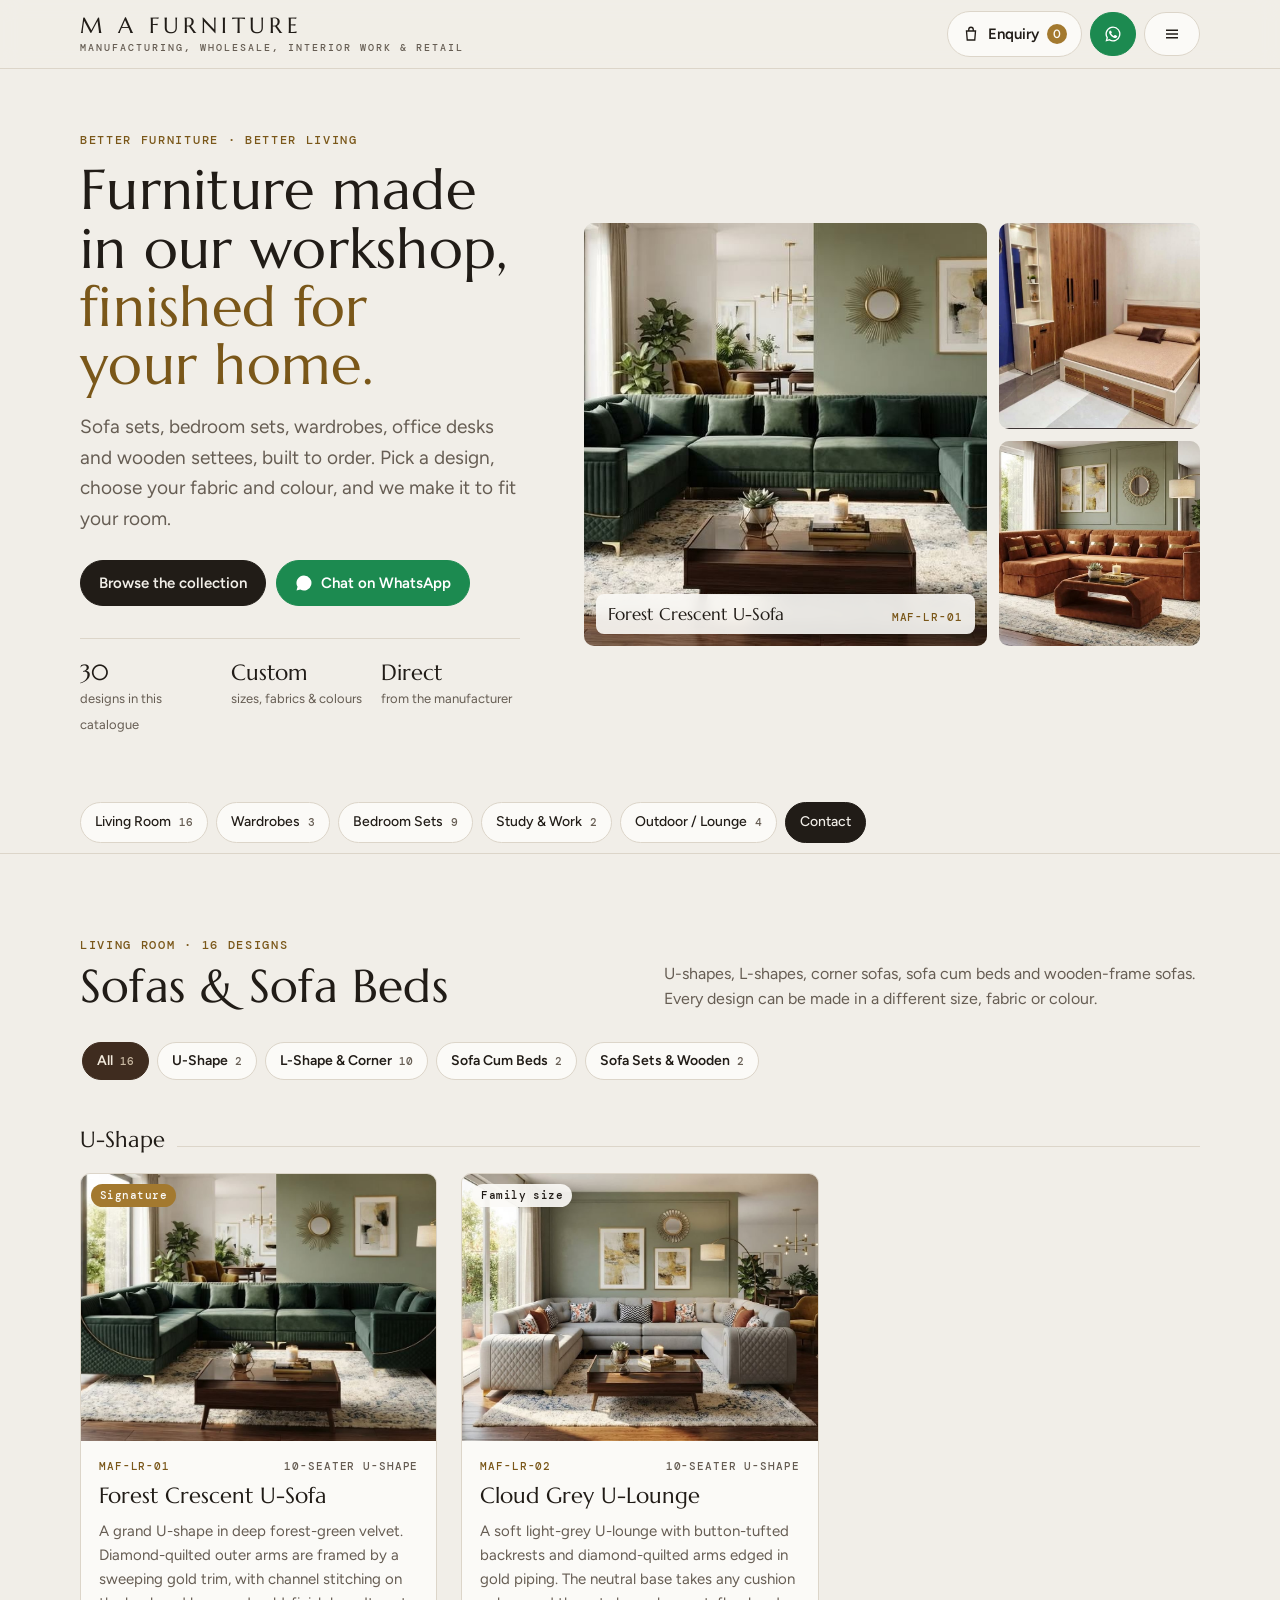
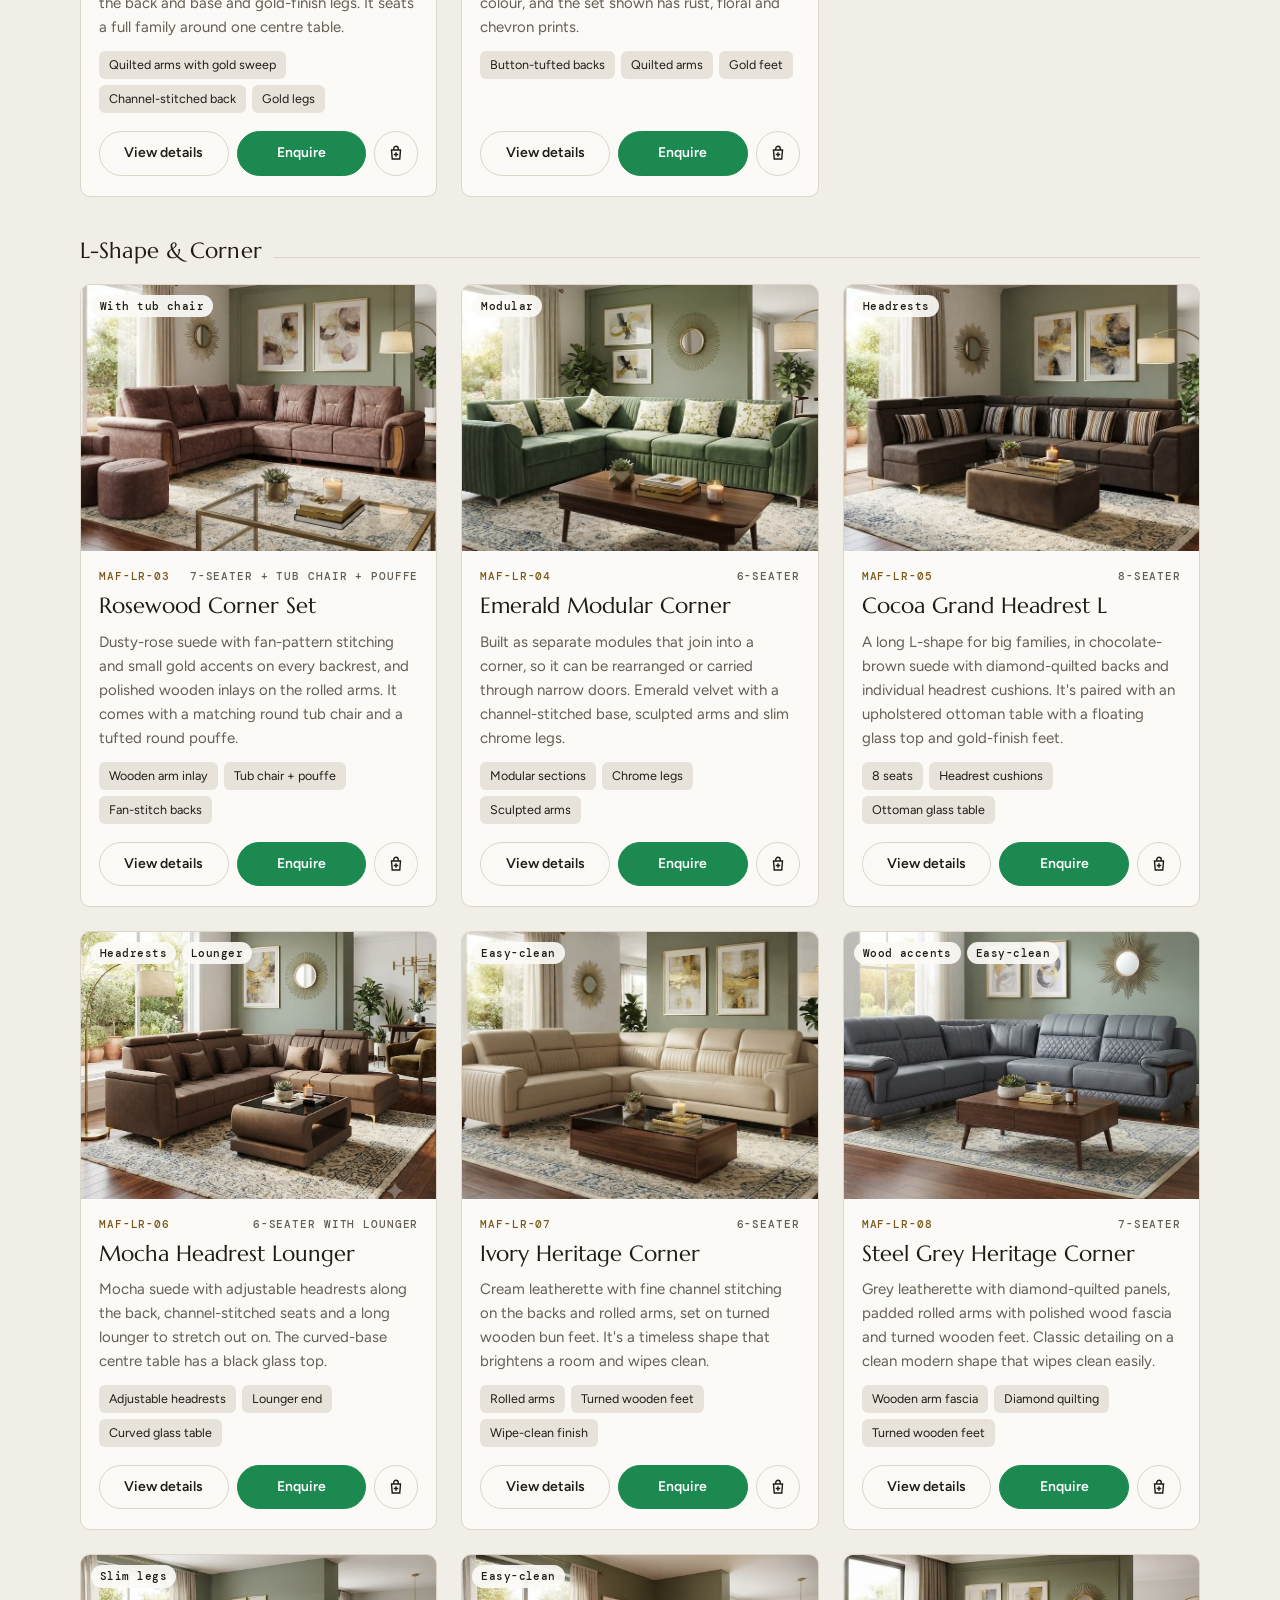
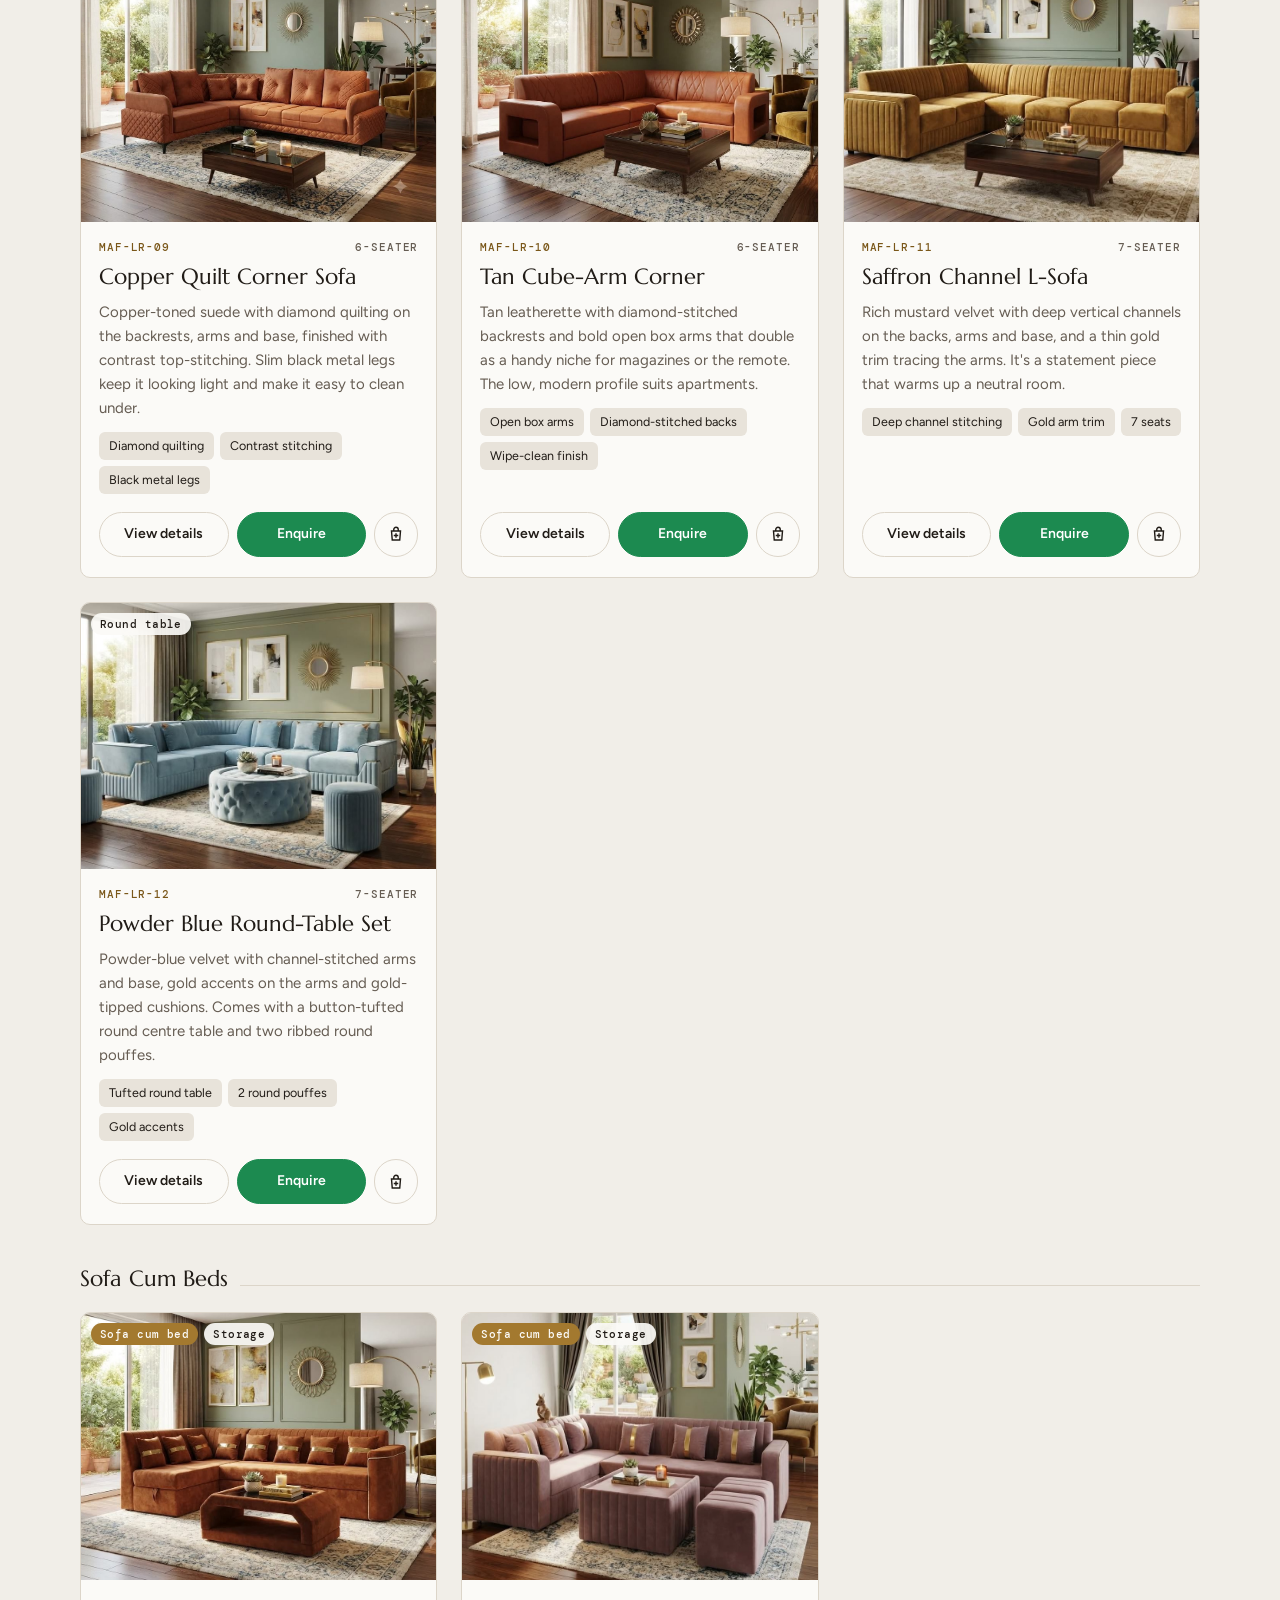
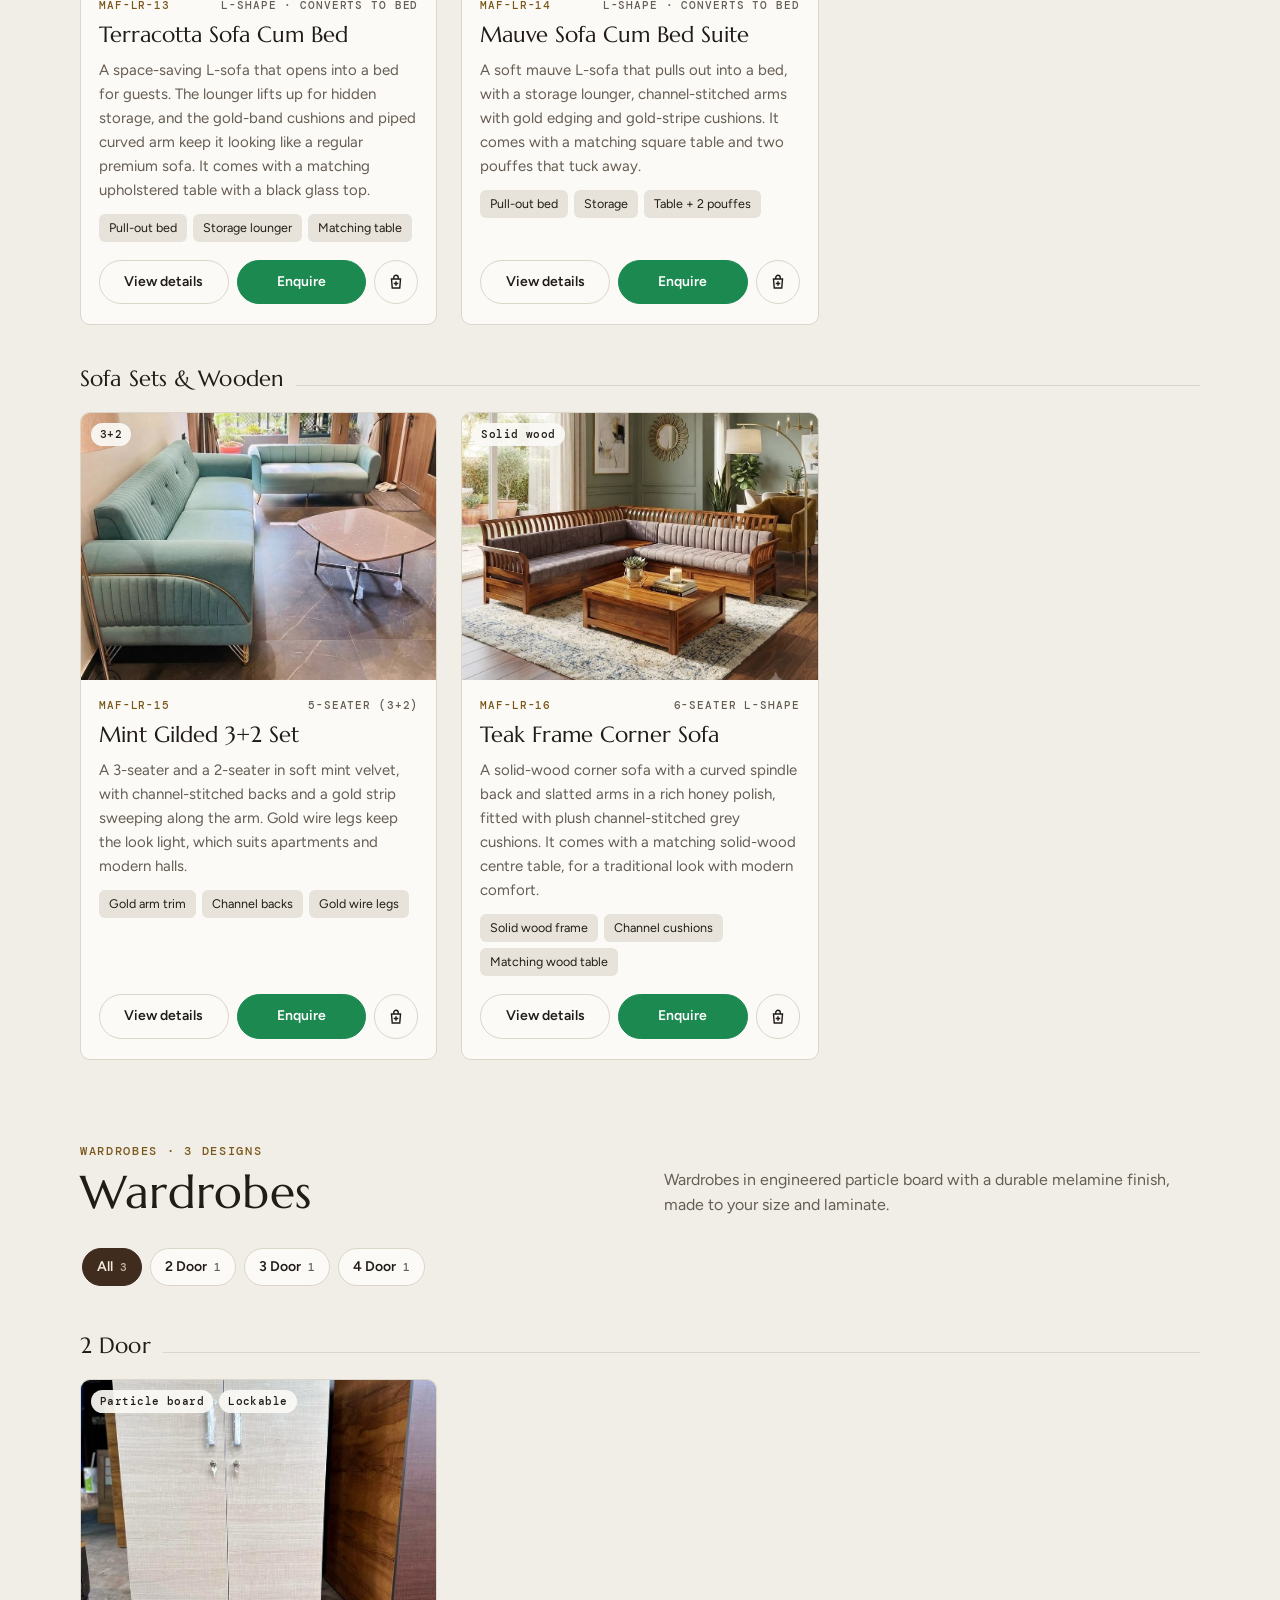
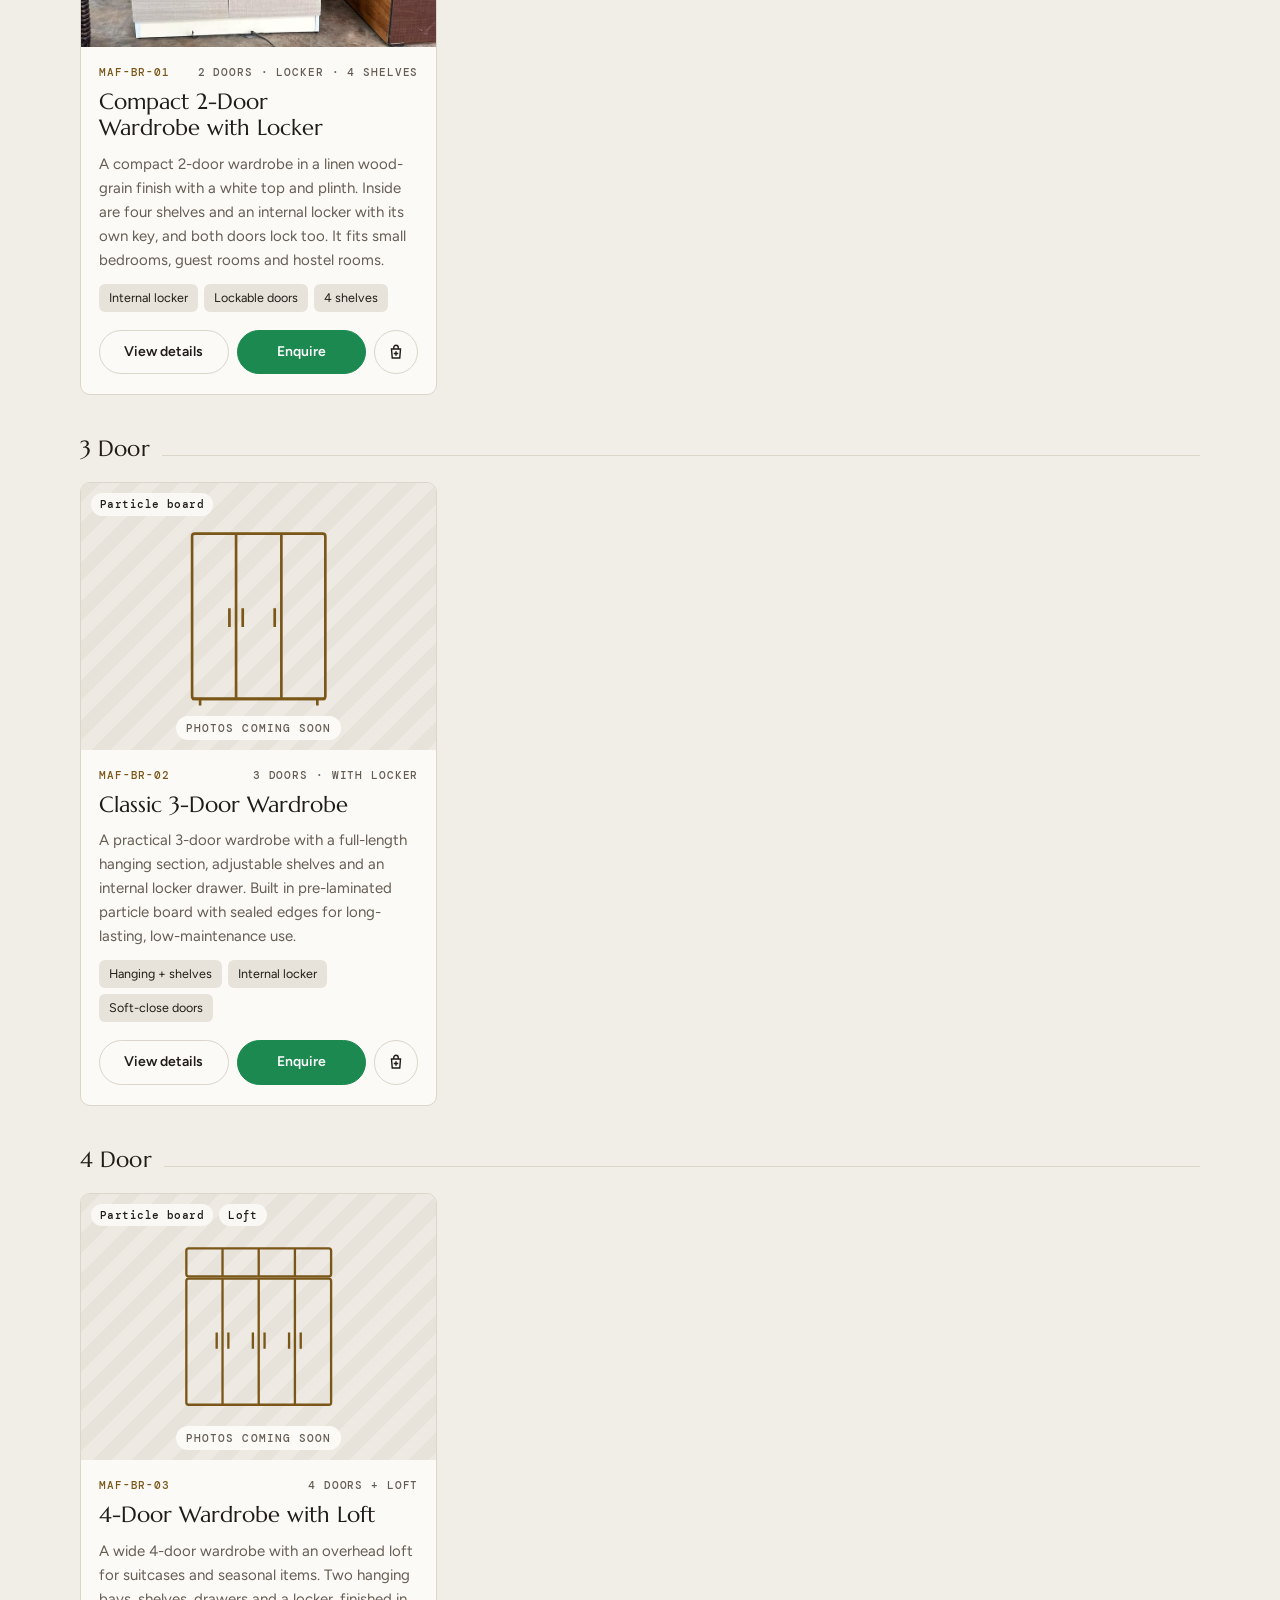
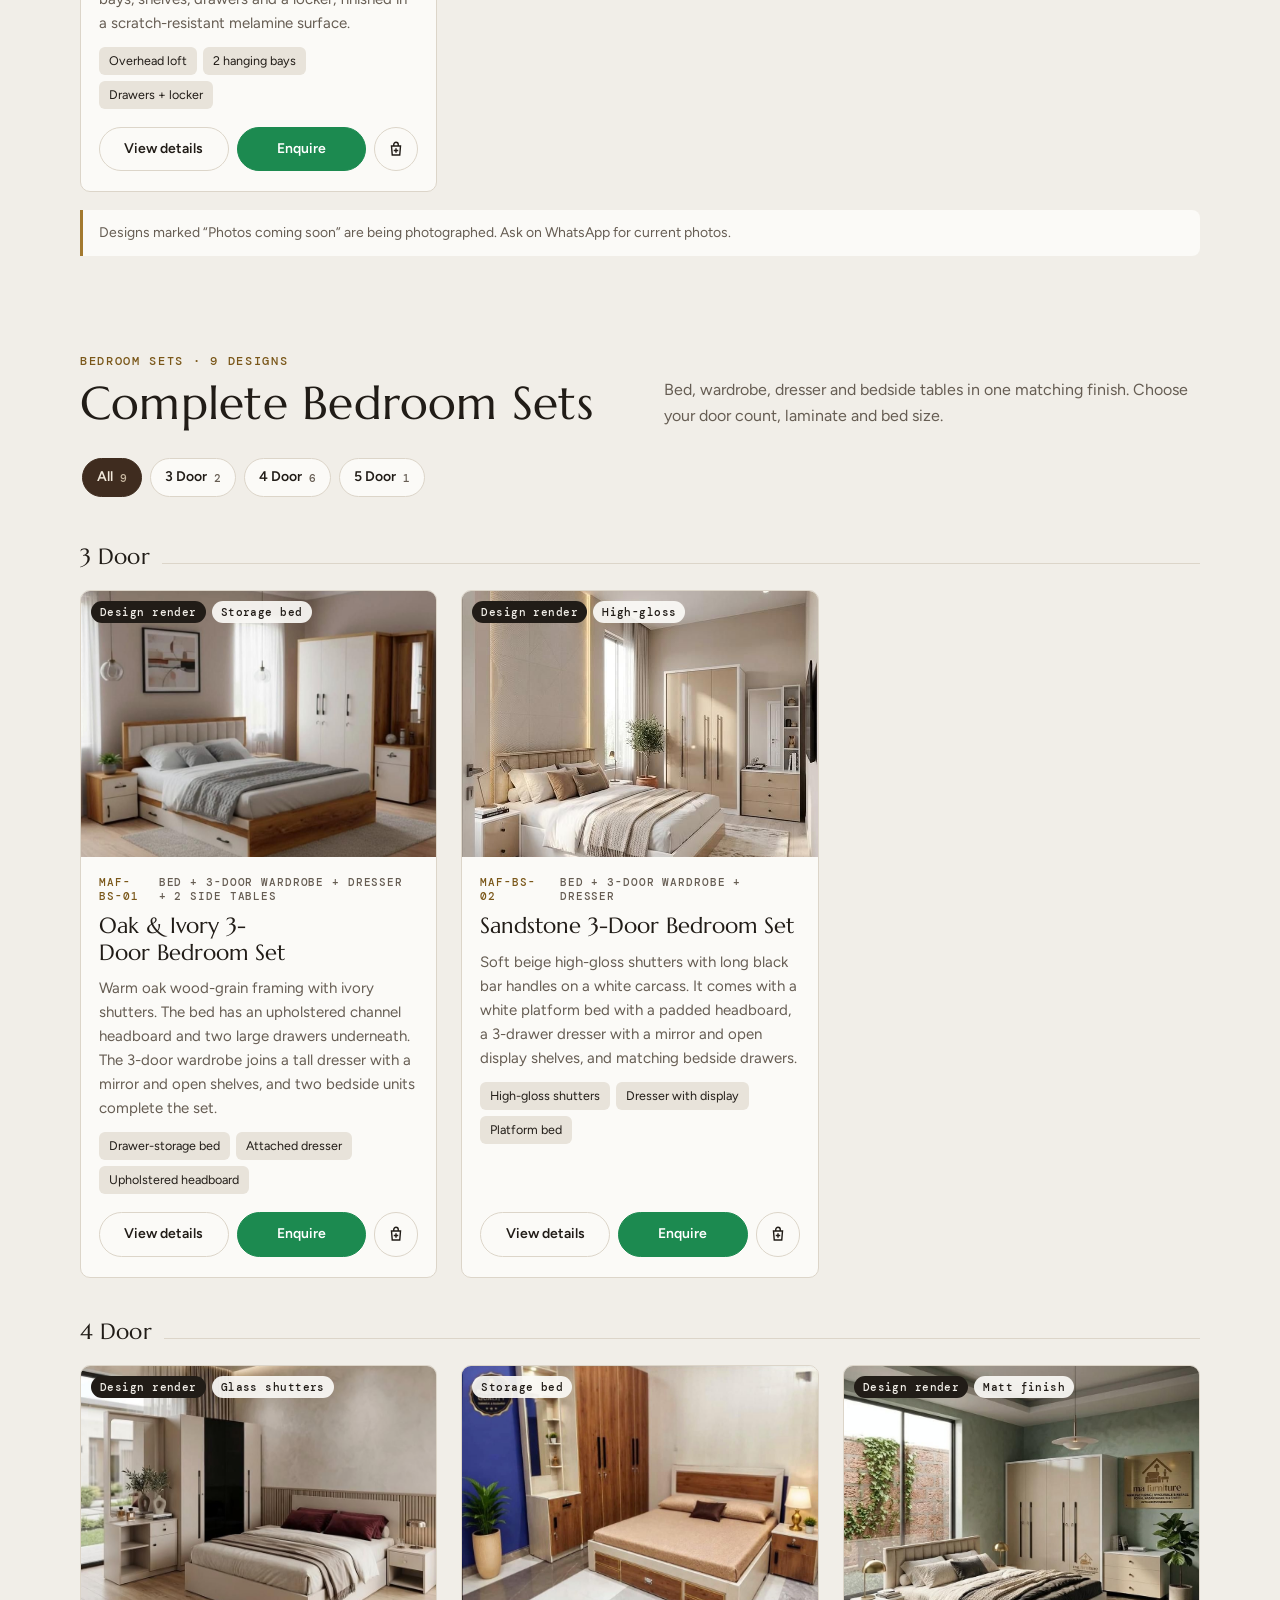
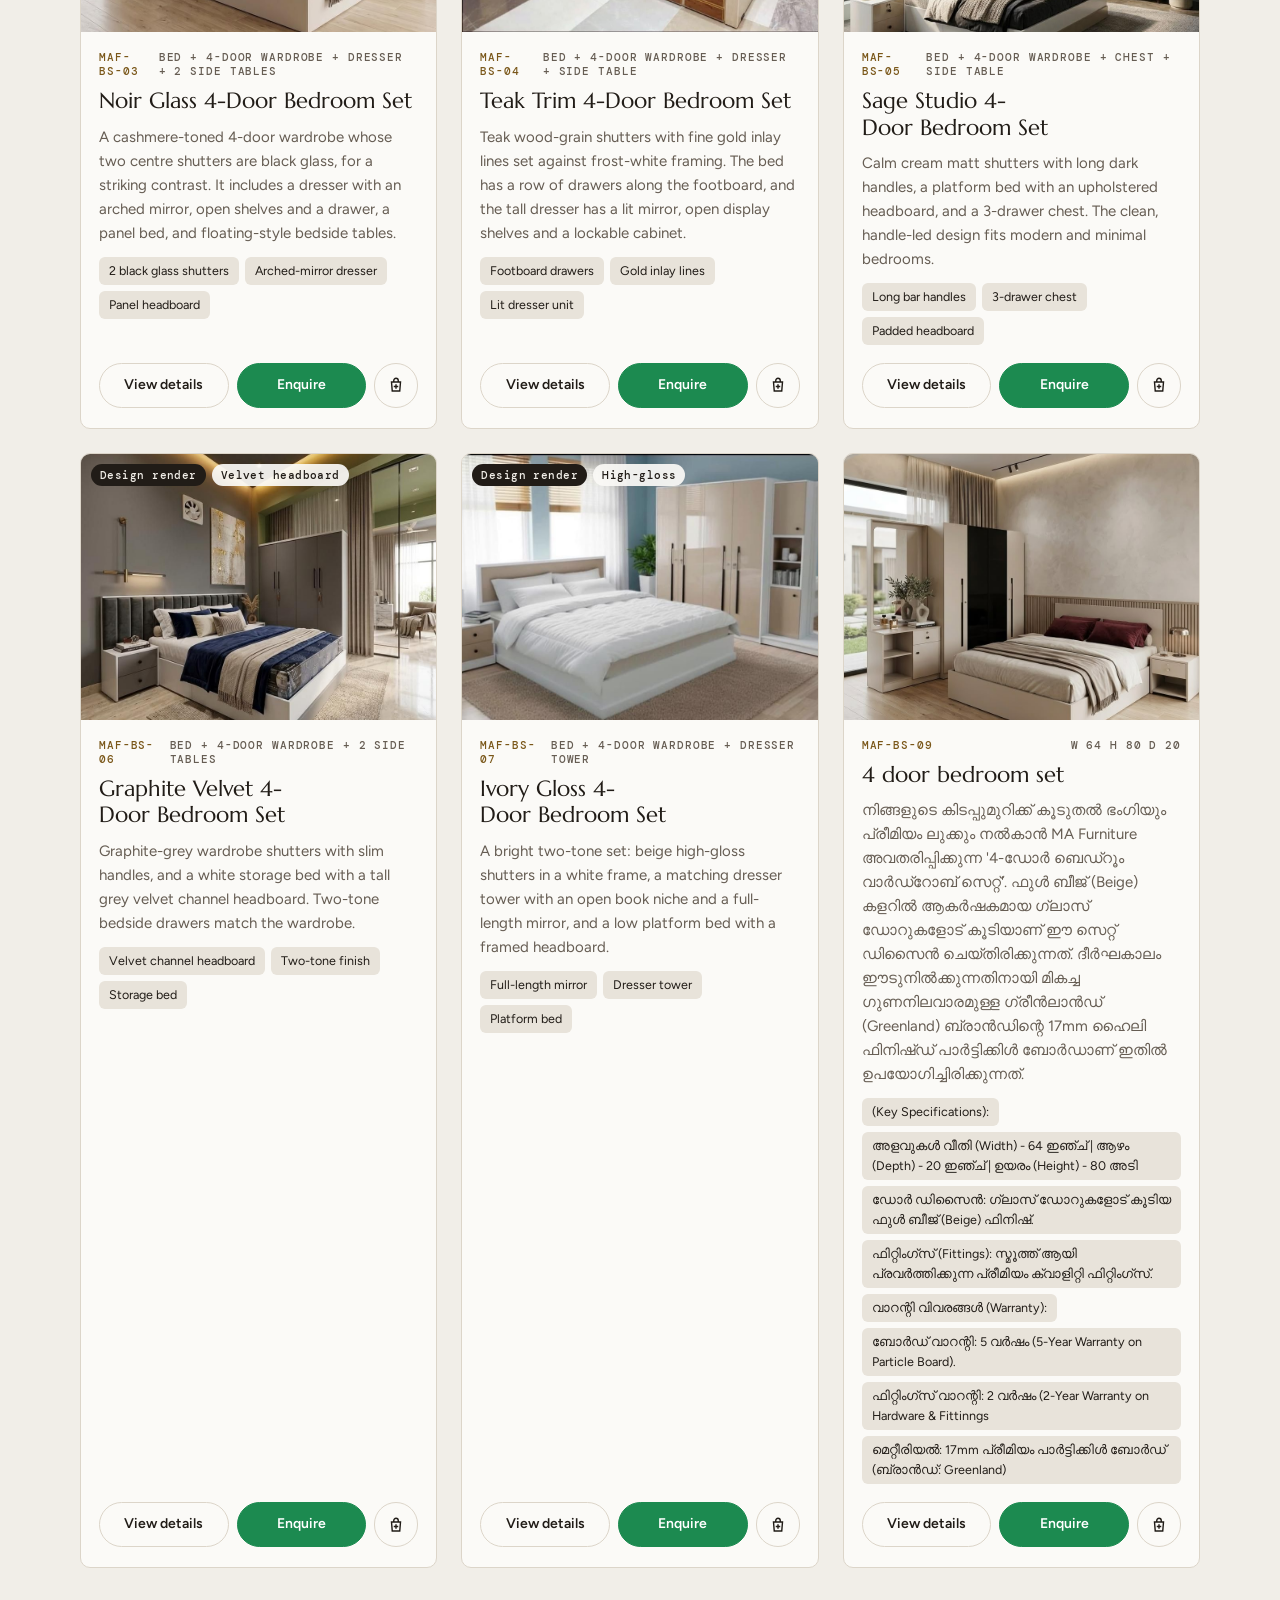
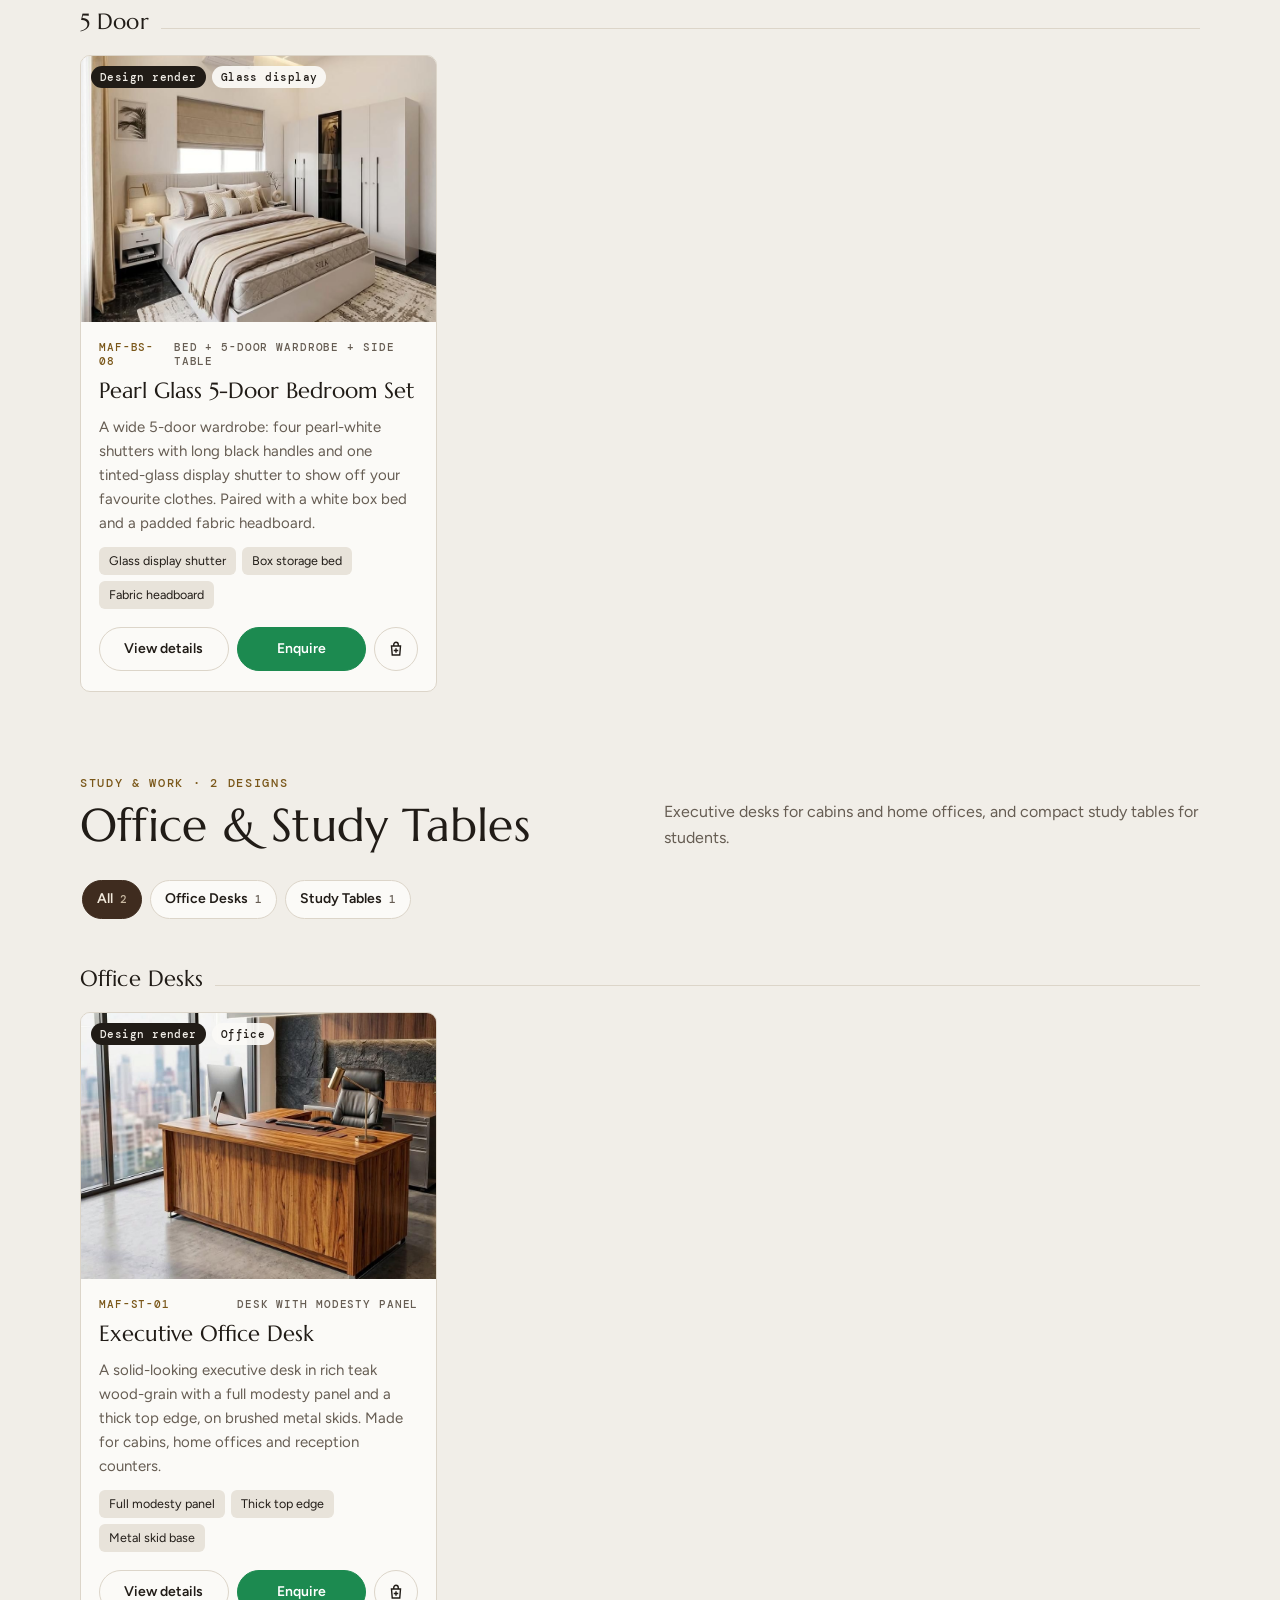
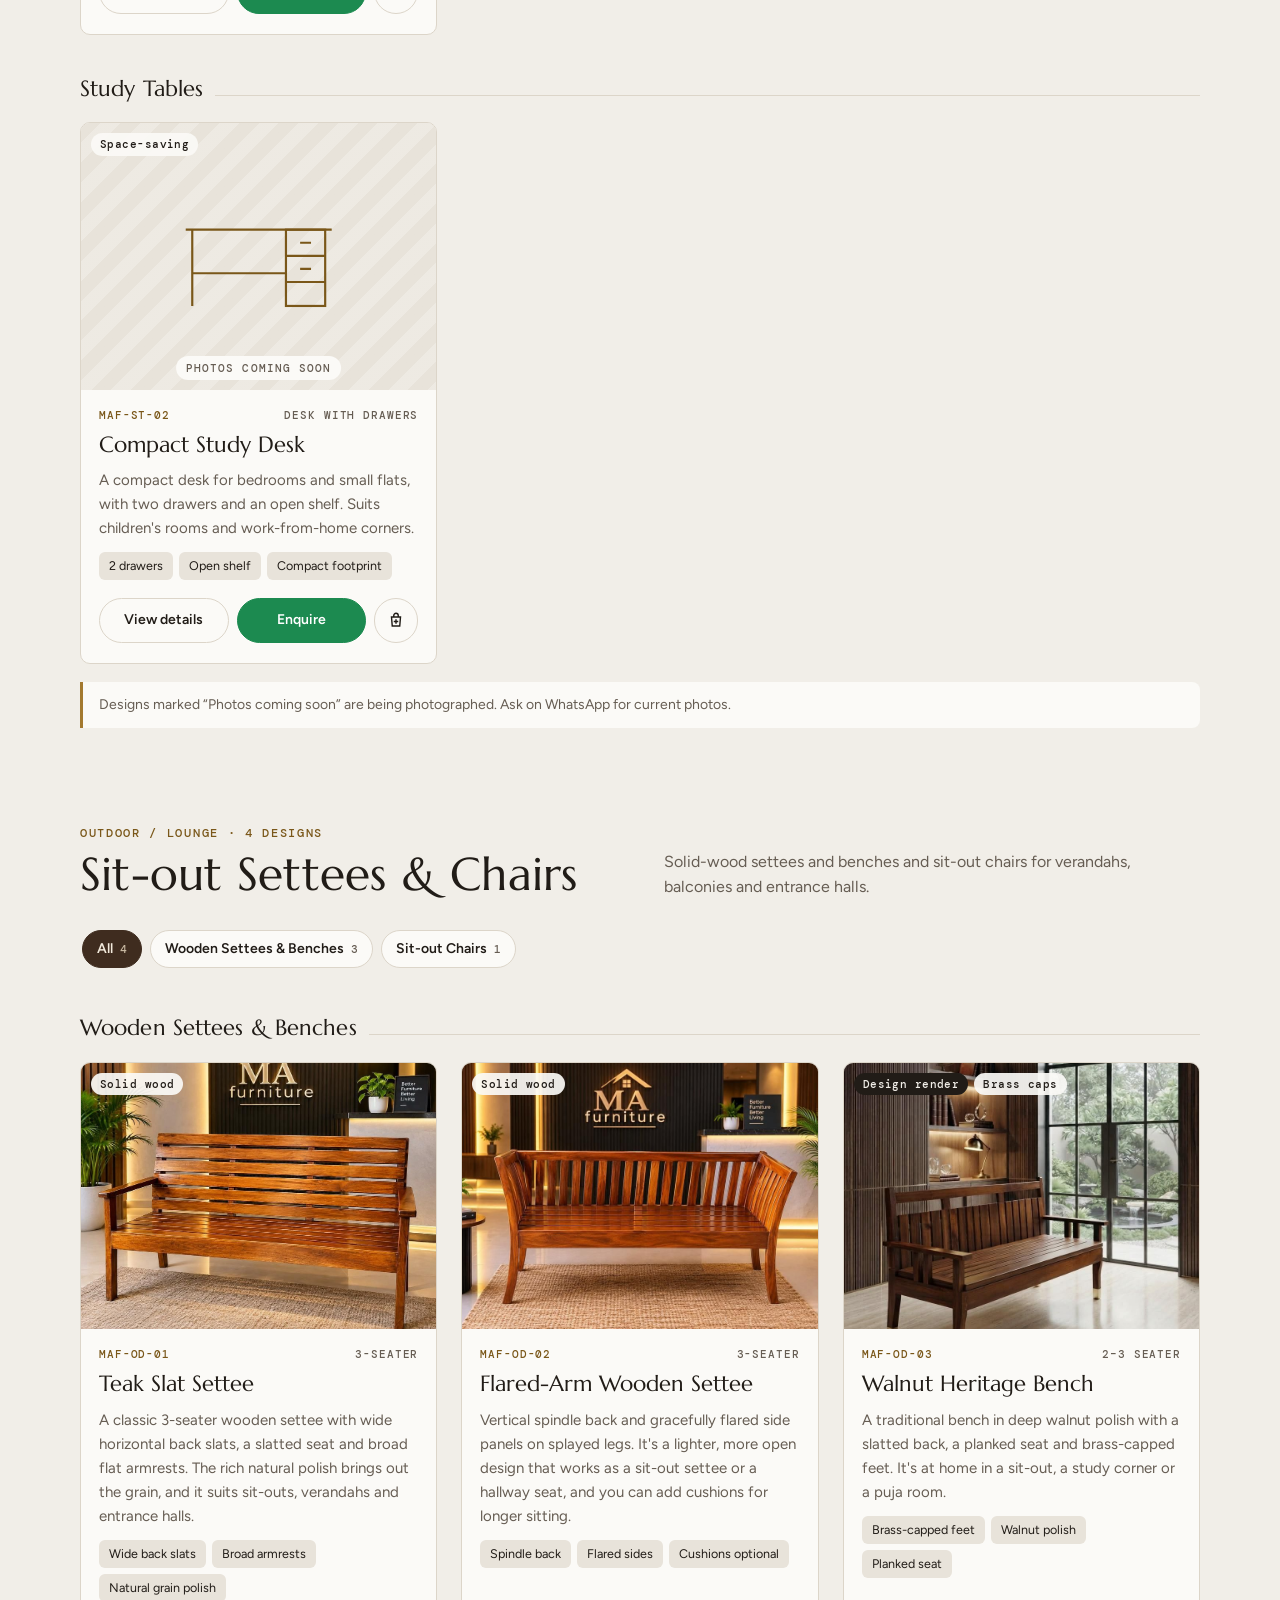
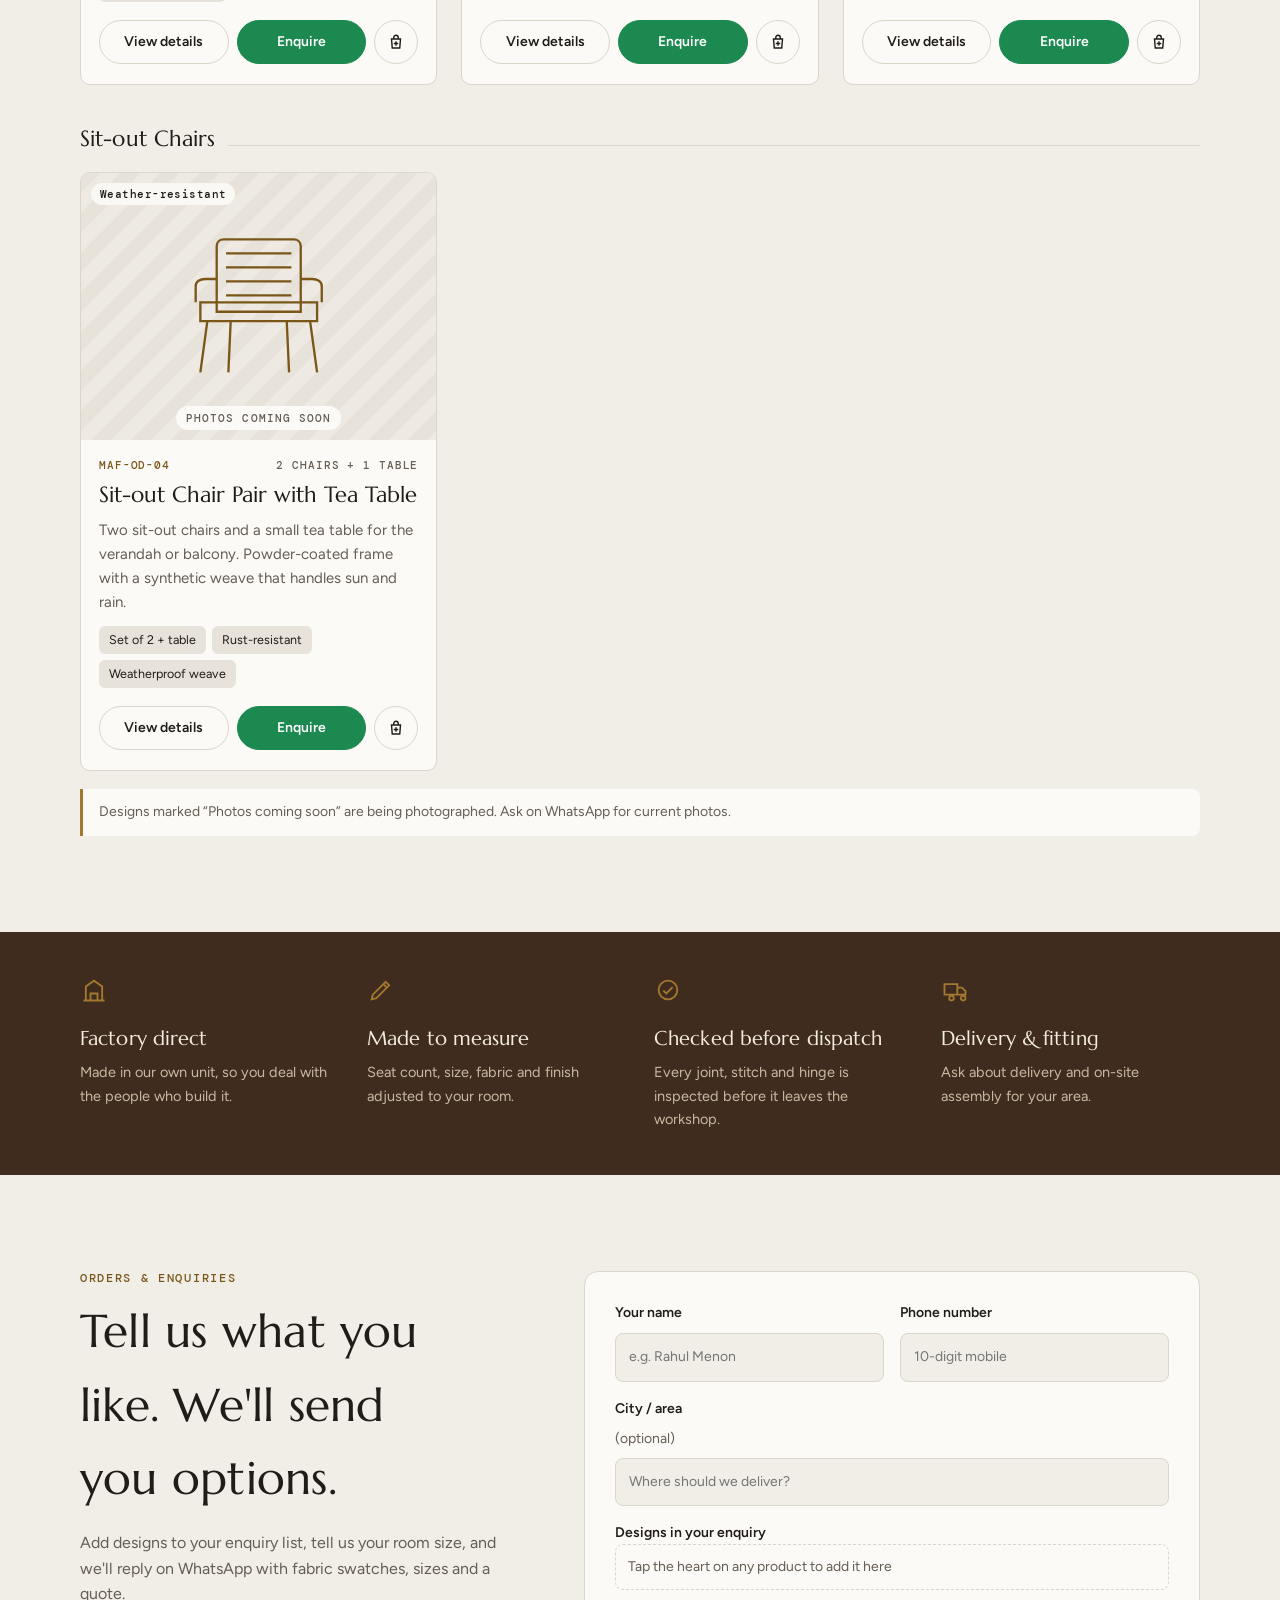
<file: index.html>
<!doctype html>
<html lang="en">
<head>
<meta charset="utf-8">
<meta name="viewport" content="width=device-width, initial-scale=1, viewport-fit=cover">
<title>M A Furniture Catalogue</title>
<meta name="description" content="M A Furniture, Povval, Cherkala: sofas, bedroom sets, wardrobes, office desks and wooden settees. Manufacturing, wholesale, interior work and retail.">
<meta property="og:title" content="M A Furniture Catalogue">
<meta property="og:description" content="Sofas, bedroom sets, wardrobes, office desks and wooden settees, made to order in our workshop.">
<meta property="og:type" content="website">
<link rel="preconnect" href="https://fonts.googleapis.com">
<link rel="preconnect" href="https://fonts.gstatic.com" crossorigin>
<link rel="stylesheet" href="https://fonts.googleapis.com/css2?family=Marcellus&family=Figtree:wght@400;500;600;700&family=DM+Mono:wght@400;500&display=swap" media="print" onload="this.media='all'">
<noscript><link rel="stylesheet" href="https://fonts.googleapis.com/css2?family=Marcellus&family=Figtree:wght@400;500;600;700&family=DM+Mono:wght@400;500&display=swap"></noscript>
<link rel="stylesheet" href="assets/style.css">
</head>
<body>
<noscript><p style="margin:0;padding:12px 16px;background:#3F2C1F;color:#F3EBDD;font:15px/1.5 system-ui,sans-serif">Please turn on JavaScript to see the full product catalogue. You can still contact us on WhatsApp: +91 62352 90961.</p></noscript>

<header class="top">
  <div class="wrap">
    <a class="brand" href="#top" aria-label="Back to top"><b id="brandName">M A FURNITURE</b><small id="brandSub">Manufacturing, Wholesale, Interior Work &amp; Retail</small></a>
    <nav class="nav" id="nav" aria-label="Catalogue sections"></nav>
    <div class="top-actions">
      <button class="btn bag-btn list-btn" id="bagBtn" type="button" aria-label="Open your enquiry list"><svg viewBox="0 0 24 24" fill="none" stroke="currentColor" stroke-width="1.8"><path d="M6 8h12l-1 12H7L6 8z"/><path d="M9 8V6a3 3 0 0 1 6 0v2"/></svg><span class="lbl">Enquiry</span><span class="count" id="bagCount">0</span></button>
      <a class="btn btn-wa" id="topWa" target="_blank" rel="noopener"><svg viewBox="0 0 24 24" fill="currentColor"><path d="M12 2a10 10 0 0 0-8.6 15.1L2 22l5-1.3A10 10 0 1 0 12 2zm0 18.2a8.2 8.2 0 0 1-4.2-1.2l-.3-.2-3 .8.8-2.9-.2-.3A8.2 8.2 0 1 1 12 20.2zm4.5-6.1c-.2-.1-1.5-.7-1.7-.8s-.4-.1-.6.1-.7.8-.8 1-.3.2-.5.1a6.7 6.7 0 0 1-3.3-2.9c-.3-.4.3-.4.7-1.4a.5.5 0 0 0 0-.5l-.8-1.8c-.2-.5-.4-.4-.6-.4h-.5a1 1 0 0 0-.7.3 3 3 0 0 0-.9 2.2 5.2 5.2 0 0 0 1.1 2.7 11.8 11.8 0 0 0 4.5 4c1.7.7 2.3.8 3.2.6a2.7 2.7 0 0 0 1.8-1.2 2.2 2.2 0 0 0 .1-1.3c0-.1-.2-.2-.5-.3z"/></svg><span class="lbl">WhatsApp</span></a>
      <button class="btn menu-btn" id="menuBtn" aria-expanded="false" aria-controls="nav" aria-label="Open menu"><svg viewBox="0 0 24 24" fill="none" stroke="currentColor" stroke-width="2"><path d="M4 7h16M4 12h16M4 17h16"/></svg></button>
    </div>
  </div>
</header>

<main id="top">
  <section class="hero">
    <div class="wrap">
      <div>
        <div class="eyebrow" id="tagline">Better Furniture · Better Living</div>
        <h1><span id="heroTitle">Furniture made in our workshop,</span> <em id="heroAccent">finished for your home.</em></h1>
        <p class="lede" id="heroText">Sofa sets, bedroom sets, wardrobes, office desks and wooden settees, built to order.</p>
        <div class="ctas">
          <a class="btn btn-dark" id="browseBtn" href="#catalogue">Browse the collection</a>
          <a class="btn btn-wa heroWa" target="_blank" rel="noopener"><svg viewBox="0 0 24 24" fill="currentColor"><path d="M12 2a10 10 0 0 0-8.6 15.1L2 22l5-1.3A10 10 0 1 0 12 2z"/></svg>Chat on WhatsApp</a>
        </div>
        <p class="sub-line" id="subLine">Manufacturing · Wholesale · Interior Work · Retail</p>
        <div class="facts">
          <div><b id="factCount">–</b><span>designs in this catalogue</span></div>
          <div><b>Custom</b><span>sizes, fabrics &amp; colours</span></div>
          <div><b>Direct</b><span>from the manufacturer</span></div>
        </div>
      </div>
      <div class="hero-art" id="heroArt"></div>
    </div>
  </section>

  <div class="rail" aria-label="Jump to category"><div class="wrap" id="rail"></div></div>

  <div id="catalogue"><div class="wrap loading" id="loading">Loading the catalogue…<div class="bar"></div></div></div>

  <section class="why" aria-label="Why buy from us">
    <div class="wrap">
      <div><svg viewBox="0 0 24 24" fill="none" stroke="currentColor" stroke-width="1.6"><path d="M3 21h18M5 21V9l7-5 7 5v12M9 21v-6h6v6"/></svg><h3>Factory direct</h3><p>Made in our own unit, so you deal with the people who build it.</p></div>
      <div><svg viewBox="0 0 24 24" fill="none" stroke="currentColor" stroke-width="1.6"><path d="M4 20l4-1L19 8l-3-3L5 16l-1 4zM14 7l3 3"/></svg><h3>Made to measure</h3><p>Seat count, size, fabric and finish adjusted to your room.</p></div>
      <div><svg viewBox="0 0 24 24" fill="none" stroke="currentColor" stroke-width="1.6"><circle cx="12" cy="12" r="8"/><path d="M8 12.5l2.5 2.5L16 9.5"/></svg><h3>Checked before dispatch</h3><p>Every joint, stitch and hinge is inspected before it leaves the workshop.</p></div>
      <div><svg viewBox="0 0 24 24" fill="none" stroke="currentColor" stroke-width="1.6"><path d="M3 7h11v9H3zM14 10h4l3 3v3h-7M7 19a2 2 0 1 0 0-.01M17 19a2 2 0 1 0 0-.01"/></svg><h3>Delivery &amp; fitting</h3><p>Ask about delivery and on-site assembly for your area.</p></div>
    </div>
  </section>

  <section class="contact" id="contact">
    <div class="wrap">
      <div>
        <div class="eyebrow">Orders &amp; Enquiries</div>
        <h2>Tell us what you like. We'll send you options.</h2>
        <p class="lede">Add designs to your enquiry list, tell us your room size, and we'll reply on WhatsApp with fabric swatches, sizes and a quote.</p>
        <div class="lines">
          <div class="line"><svg viewBox="0 0 24 24" fill="none" stroke="currentColor" stroke-width="1.7"><path d="M5 4h4l2 5-2.5 1.5a11 11 0 0 0 5 5L15 13l5 2v4a2 2 0 0 1-2 2A16 16 0 0 1 3 6a2 2 0 0 1 2-2"/></svg><div><small>Phone / WhatsApp</small><strong id="phoneTxt"></strong></div><button class="copy" id="copyPhone" type="button">Copy</button></div>
          <div class="line"><svg viewBox="0 0 24 24" fill="none" stroke="currentColor" stroke-width="1.7"><path d="M12 21s-7-6.2-7-11.5a7 7 0 0 1 14 0C19 14.8 12 21 12 21z"/><circle cx="12" cy="9.5" r="2.5"/></svg><div><small>Showroom</small><strong id="addrTxt"></strong></div></div>
          <div class="line"><svg viewBox="0 0 24 24" fill="none" stroke="currentColor" stroke-width="1.7"><circle cx="12" cy="12" r="9"/><path d="M12 7v5l3 2"/></svg><div><small>Open</small><strong id="hoursTxt"></strong></div></div>
        </div>
      </div>
      <form class="inq" id="inq" novalidate>
        <div class="row2">
          <label for="f-name">Your name<input id="f-name" name="cname" autocomplete="name" placeholder="e.g. Rahul Menon"></label>
          <label for="f-phone">Phone number<input id="f-phone" name="cphone" type="tel" inputmode="tel" autocomplete="tel" placeholder="10-digit mobile"></label>
        </div>
        <label for="f-city">City / area <span class="opt">(optional)</span><input id="f-city" name="ccity" autocomplete="address-level2" placeholder="Where should we deliver?"></label>
        <div><label id="pickedLbl">Designs in your enquiry</label><div class="picked" id="picked" aria-labelledby="pickedLbl"></div></div>
        <label for="f-msg">Message <span class="opt">(optional)</span><textarea id="f-msg" name="cmsg" placeholder="Room size, preferred colour, seats needed, budget range…"></textarea></label>
        <div class="err" id="err" hidden></div>
        <button class="btn btn-wa" type="submit"><svg viewBox="0 0 24 24" fill="currentColor"><path d="M12 2a10 10 0 0 0-8.6 15.1L2 22l5-1.3A10 10 0 1 0 12 2z"/></svg>Send enquiry on WhatsApp</button>
      </form>
    </div>
  </section>
</main>

<footer><div class="wrap"><span>© <span id="yr"></span> <span id="footBrand">M A FURNITURE</span> · <span id="footSub"></span></span><span>Some sofas are shown in digitally styled rooms. Images marked “Design render” are 3D visuals of models we make. Specifications are indicative and confirmed at order.</span></div></footer>

<button class="btn bag-btn bag-fab" id="bagFab" type="button" hidden aria-label="Open your enquiry list"><svg viewBox="0 0 24 24" fill="none" stroke="currentColor" stroke-width="1.8"><path d="M6 8h12l-1 12H7L6 8z"/><path d="M9 8V6a3 3 0 0 1 6 0v2"/></svg>Enquiry <span class="count" id="bagFabCount">0</span></button>
<a class="btn btn-wa fab" id="fab" target="_blank" rel="noopener" aria-label="Chat on WhatsApp"><svg viewBox="0 0 24 24" fill="currentColor"><path d="M12 2a10 10 0 0 0-8.6 15.1L2 22l5-1.3A10 10 0 1 0 12 2zm4.5 12.1c-.2-.1-1.5-.7-1.7-.8s-.4-.1-.6.1-.7.8-.8 1-.3.2-.5.1a6.7 6.7 0 0 1-3.3-2.9c-.3-.4.3-.4.7-1.4a.5.5 0 0 0 0-.5l-.8-1.8c-.2-.5-.4-.4-.6-.4h-.5a1 1 0 0 0-.7.3 3 3 0 0 0-.9 2.2 5.2 5.2 0 0 0 1.1 2.7 11.8 11.8 0 0 0 4.5 4c1.7.7 2.3.8 3.2.6a2.7 2.7 0 0 0 1.8-1.2 2.2 2.2 0 0 0 .1-1.3c0-.1-.2-.2-.5-.3z"/></svg></a>

<dialog id="dlg" aria-labelledby="dTitle"><button class="x" id="dClose" aria-label="Close">×</button><div class="dlg" id="dBody"></div></dialog>
<dialog id="bagDlg" aria-labelledby="bagTitle"><button class="x" id="bagClose" aria-label="Close">×</button><div class="bag" id="bagBody"></div></dialog>
<div class="toast" id="toast" role="status" aria-live="polite"></div>

<script src="assets/app.js"></script>
</body>
</html>
</file>
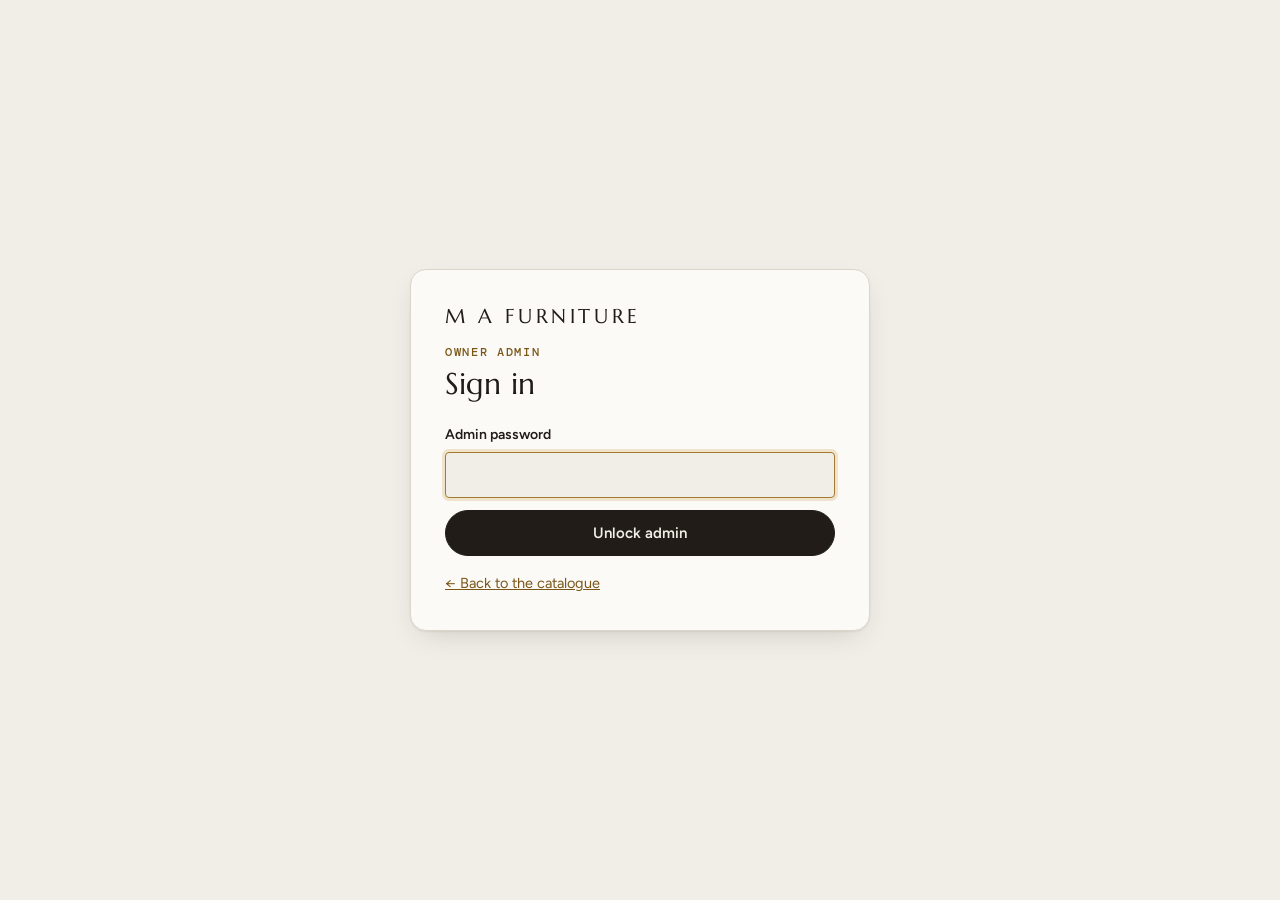
<file: admin/index.html>
<!doctype html>
<html lang="en">
<head>
<meta charset="utf-8">
<meta name="viewport" content="width=device-width, initial-scale=1, viewport-fit=cover">
<meta name="robots" content="noindex, nofollow">
<title>Catalogue Admin · M A Furniture</title>
<link rel="preconnect" href="https://fonts.googleapis.com">
<link rel="preconnect" href="https://fonts.gstatic.com" crossorigin>
<link rel="stylesheet" href="https://fonts.googleapis.com/css2?family=Marcellus&family=Figtree:wght@400;500;600;700&family=DM+Mono:wght@400;500&display=swap" media="print" onload="this.media='all'">
<link rel="stylesheet" href="../assets/style.css">
<style>
/* Admin layout: walnut top bar, tab row, one working panel; forms reuse catalogue tokens */
.abar{position:sticky;top:env(safe-area-inset-top,0px);z-index:40;background:var(--walnut);color:var(--on-walnut)}
.abar .wrap{display:flex;align-items:center;gap:8px;min-height:60px}
@media (max-width:520px){.abar .brand small{display:none}.abar .brand b{font-size:16px;letter-spacing:.12em}.abar .btn{padding:6px 11px;font-size:13px}}
.abar .brand b{color:var(--on-walnut);font-size:19px}
.abar .brand small{color:var(--brass)}
.abar .grow{flex:1}
.abar .btn{background:transparent;color:var(--on-walnut);border-color:color-mix(in srgb,var(--on-walnut) 30%,transparent);min-height:38px;padding:6px 14px;font-size:14px}
.abar .btn:hover{border-color:var(--brass)}
.tabs{display:flex;gap:6px;overflow-x:auto;padding-block:12px;scrollbar-width:none;border-bottom:1px solid var(--line)}
.tabs::-webkit-scrollbar{display:none}
.tabs button{flex:none;min-height:40px;padding:8px 16px;border-radius:999px;border:1px solid var(--line);background:var(--surface);font-weight:600;cursor:pointer;color:var(--ink)}
.tabs button[aria-selected="true"]{background:var(--ink);border-color:var(--ink);color:var(--bg)}
.panel{padding-block:24px 80px}
.phead{display:flex;flex-wrap:wrap;gap:12px 20px;align-items:end;justify-content:space-between;margin-bottom:18px}
.phead h1{font-size:clamp(28px,4vw,40px)}
.phead p{margin:6px 0 0;color:var(--muted);max-width:60ch}
.tools{display:flex;flex-wrap:wrap;gap:8px;align-items:center}
.tools input,.tools select{min-height:42px;width:auto;min-width:0}
.tools input[type=search]{width:min(260px,100%)}
.status{font-size:13px;color:var(--muted)}
.pill-live{display:inline-block;padding:2px 9px;border-radius:99px;font-size:12px;font-weight:600;background:color-mix(in srgb,#2E7D4F 14%,transparent);color:#2E7D4F}
.pill-off{display:inline-block;padding:2px 9px;border-radius:99px;font-size:12px;font-weight:600;background:var(--sunk);color:var(--muted)}
.thumb{width:56px;height:42px;border-radius:6px;object-fit:cover;background:var(--sunk);display:block}
.otable table{min-width:760px}
/* gate */
.gate{min-height:100dvh;display:grid;place-items:center;padding-block:32px}
.gatebox{width:min(460px,100%);background:var(--surface);border:1px solid var(--line);border-radius:16px;padding:clamp(22px,4vw,34px);display:grid;gap:16px;box-shadow:var(--shadow)}
.gatebox h1{font-size:30px}
.gatebox p{margin:0;color:var(--muted);font-size:14.5px}
.gatebox .brandline{font:400 20px var(--f-display);letter-spacing:.18em}
.help{font-size:13px;color:var(--muted);margin:0}
.help a{color:var(--brass-ink)}
.warn{padding:10px 12px;border-radius:8px;background:var(--brass-soft);color:var(--brass-ink);font-size:13.5px}
/* editor */
.ed{display:grid;grid-template-columns:minmax(0,1.4fr) minmax(0,1fr);gap:20px;align-items:start}
@media (max-width:980px){.ed{grid-template-columns:1fr}}
.box{background:var(--surface);border:1px solid var(--line);border-radius:14px;padding:clamp(16px,2.4vw,24px);display:grid;gap:14px;min-width:0}
.box h2{font-size:22px}
.box h3{font:500 11px var(--f-mono);letter-spacing:.12em;text-transform:uppercase;color:var(--brass-ink);margin:6px 0 0}
.box.private{border-color:var(--brass);background:color-mix(in srgb,var(--brass-soft) 55%,var(--surface))}
.row3{display:grid;grid-template-columns:repeat(3,minmax(0,1fr));gap:12px}
@media (max-width:620px){.row3{grid-template-columns:1fr}}
.hint{font-weight:400;color:var(--muted);font-size:12.5px}
textarea.tall{min-height:130px}
.kv{display:grid;gap:8px}
.kv .r{display:grid;grid-template-columns:minmax(0,1fr) minmax(0,2fr) 40px;gap:8px;align-items:center}
.kv .r.o{grid-template-columns:minmax(0,1fr) minmax(0,2fr) 40px}
.kv input{min-height:40px;padding:8px 10px}
.iconbtn{width:40px;height:40px;border-radius:8px;border:1px solid var(--line);background:var(--surface);cursor:pointer;font-size:18px;line-height:1;color:var(--ink)}
.iconbtn:hover{border-color:#B3261E;color:#B3261E}
.addrow{justify-self:start;min-height:36px;padding:6px 12px;font-size:13px}
.imgs{display:grid;grid-template-columns:repeat(auto-fill,minmax(120px,1fr));gap:10px}
.imgs figure{margin:0;position:relative;border:1px solid var(--line);border-radius:10px;overflow:hidden;background:var(--sunk)}
.imgs figure.first{outline:2px solid var(--brass);outline-offset:-2px}
.imgs img{width:100%;aspect-ratio:4/3;object-fit:cover;display:block}
.imgs figcaption{display:flex;gap:4px;padding:6px;background:var(--surface);flex-wrap:wrap}
.imgs figcaption button{flex:1;border:1px solid var(--line);background:var(--bg);border-radius:6px;font-size:12px;padding:4px 6px;cursor:pointer;color:var(--ink)}
.imgs .new{position:absolute;top:6px;left:6px;font:500 10px var(--f-mono);background:var(--brass);color:var(--surface);padding:2px 6px;border-radius:99px}
.drop{display:grid;place-items:center;gap:6px;min-height:110px;border:1.5px dashed var(--line);border-radius:10px;background:var(--bg);text-align:center;padding:12px;cursor:pointer;color:var(--muted);font-size:13.5px}
.drop:hover,.drop.over{border-color:var(--brass);color:var(--brass-ink)}
.checks{display:flex;flex-wrap:wrap;gap:8px 18px}
.checks label{display:flex;flex-direction:row;align-items:center;gap:8px;font-weight:500}
.checks input{width:20px;min-height:20px;height:20px;accent-color:var(--walnut)}
.savebar{position:sticky;bottom:0;z-index:30;background:color-mix(in srgb,var(--bg) 92%,transparent);backdrop-filter:blur(8px);border-top:1px solid var(--line);padding:12px 0 calc(12px + env(safe-area-inset-bottom,0px));margin-top:20px}
.savebar .wrap{display:flex;flex-wrap:wrap;gap:10px;align-items:center}
.savebar .grow{flex:1}
.btn-danger{color:#B3261E;border-color:color-mix(in srgb,#B3261E 40%,var(--line))}
.btn-danger.armed{background:#B3261E;color:#fff;border-color:#B3261E}
:root[data-theme="dark"] .btn-danger:not(.armed){color:#F2B8B5}
@media (prefers-color-scheme: dark){:root:not([data-theme="light"]) .btn-danger:not(.armed){color:#F2B8B5}}
.busy{position:fixed;inset:0;z-index:90;display:grid;place-items:center;background:rgba(15,10,6,.45)}
.busy div{background:var(--surface);color:var(--ink);padding:18px 22px;border-radius:12px;box-shadow:var(--shadow);font-weight:600;max-width:min(90vw,380px);text-align:center}
.catcard{display:grid;gap:12px}
.subrows{display:grid;gap:8px}
.subrows .r{display:grid;grid-template-columns:minmax(0,1fr) auto 40px;gap:8px;align-items:center}
.subrows code{font:500 11px var(--f-mono);color:var(--muted)}
.cats{display:grid;gap:16px}
.catbar{display:flex;flex-wrap:wrap;gap:8px;justify-content:space-between;align-items:center}
.catbar h2{font-size:24px}
.qrgrid .qrcard a.btn{flex:1 1 auto}
.empty{padding:28px;text-align:center;border:1px dashed var(--line);border-radius:12px;color:var(--muted)}
</style>
</head>
<body>
<div id="app"><div class="gate"><div class="gatebox"><div class="brandline">M A FURNITURE</div><p>Loading admin…</p></div></div></div>
<div class="toast" id="toast" role="status" aria-live="polite"></div>
<script src="../assets/qr.js"></script>
<script src="../assets/admin.js"></script>
</body>
</html>
</file>
<file: assets/style.css>
/* Layout: showroom catalogue - sticky nav, split hero, category rail, one section per room, details in a dialog, inquiry list feeds WhatsApp */
:root{
  --bg:#F1EEE8; --surface:#FBFAF7; --sunk:#E8E3DA; --ink:#211C17; --muted:#665D53; --line:#DCD5C9;
  --walnut:#3F2C1F; --on-walnut:#F3EBDD; --on-walnut-muted:#C9B9A2;
  --brass:#A3792F; --brass-ink:#7A5719; --brass-soft:#EFE3CB;
  --wa:#1C8A50; --on-wa:#FFFFFF;
  --shadow:0 1px 2px rgba(40,28,18,.06),0 10px 30px -12px rgba(40,28,18,.22);
  --f-display:"Marcellus","Cormorant Garamond",Georgia,"Times New Roman",serif;
  --f-body:"Figtree","Segoe UI",system-ui,-apple-system,Roboto,Arial,sans-serif;
  --f-mono:"DM Mono",ui-monospace,SFMono-Regular,Menlo,Consolas,monospace;
  --r:10px; --wrap:1200px;
}
@media (prefers-color-scheme: dark){:root:not([data-theme="light"]){
  --bg:#15120F; --surface:#1E1A16; --sunk:#262019; --ink:#EEE6DA; --muted:#A99D8E; --line:#3A3129;
  --walnut:#0E0B09; --on-walnut:#F3EBDD; --on-walnut-muted:#B7A68F;
  --brass:#D3A95B; --brass-ink:#E3BE76; --brass-soft:#3A2E1C;
  --wa:#2FB06D; --on-wa:#06150D;
  --shadow:0 1px 2px rgba(0,0,0,.4),0 14px 34px -14px rgba(0,0,0,.7);
  color-scheme:dark;
}}
:root[data-theme="dark"]{
  --bg:#15120F; --surface:#1E1A16; --sunk:#262019; --ink:#EEE6DA; --muted:#A99D8E; --line:#3A3129;
  --walnut:#0E0B09; --on-walnut:#F3EBDD; --on-walnut-muted:#B7A68F;
  --brass:#D3A95B; --brass-ink:#E3BE76; --brass-soft:#3A2E1C;
  --wa:#2FB06D; --on-wa:#06150D;
  --shadow:0 1px 2px rgba(0,0,0,.4),0 14px 34px -14px rgba(0,0,0,.7);
  color-scheme:dark;
}
*{box-sizing:border-box}
html,body{margin:0;padding:0}
[hidden]{display:none!important}
html{-webkit-text-size-adjust:100%;text-size-adjust:100%}
html{scroll-behavior:smooth;scroll-padding-top:136px}
@media (prefers-reduced-motion: reduce){html{scroll-behavior:auto}*{transition:none!important;animation:none!important}}
body{background:var(--bg);color:var(--ink);font:400 16px/1.6 var(--f-body);-webkit-font-smoothing:antialiased}
img{max-width:100%;display:block}
a{color:inherit}
button,input,select,textarea{font:inherit;color:inherit}
:focus-visible{outline:2px solid var(--brass);outline-offset:3px;border-radius:4px}
.wrap{max-width:var(--wrap);margin-inline:auto;padding-inline:clamp(16px,4vw,40px)}
h1,h2,h3{font-family:var(--f-display);font-weight:400;text-wrap:balance;margin:0;letter-spacing:.005em}
.eyebrow{font:500 12px/1.2 var(--f-mono);letter-spacing:.14em;text-transform:uppercase;color:var(--brass-ink)}
.btn{display:inline-flex;align-items:center;justify-content:center;gap:8px;min-height:44px;padding:10px 18px;border-radius:999px;border:1px solid var(--line);background:var(--surface);color:var(--ink);font-weight:600;font-size:15px;text-decoration:none;cursor:pointer;transition:background .2s,border-color .2s,transform .2s}
.btn:hover{border-color:var(--brass)}
.btn-wa{background:var(--wa);border-color:var(--wa);color:var(--on-wa)}
.btn-wa:hover{filter:brightness(1.07);border-color:var(--wa)}
.btn-dark{background:var(--ink);border-color:var(--ink);color:var(--bg)}
.btn-dark:hover{background:var(--brass-ink);border-color:var(--brass-ink)}
.btn svg{width:18px;height:18px;flex:none}

/* Header */
.top{position:sticky;top:env(safe-area-inset-top,0px);z-index:40;background:color-mix(in srgb,var(--bg) 88%,transparent);backdrop-filter:saturate(1.2) blur(10px);-webkit-backdrop-filter:saturate(1.2) blur(10px);border-bottom:1px solid var(--line)}
.top .wrap{display:flex;align-items:center;gap:20px;min-height:68px}
.brand{display:flex;flex-direction:column;text-decoration:none;line-height:1}
.brand b{font:400 22px/1 var(--f-display);letter-spacing:.2em;white-space:nowrap}
.brand small{font:500 10px/1 var(--f-mono);letter-spacing:.2em;white-space:nowrap;color:var(--muted);margin-top:6px;text-transform:uppercase}
.nav{display:flex;gap:4px;margin-left:auto}
.nav a{white-space:nowrap;padding:8px 12px;border-radius:999px;text-decoration:none;font-size:15px;font-weight:500;color:var(--muted)}
.nav a:hover,.nav a.on{color:var(--ink);background:var(--sunk)}
.top-actions{display:flex;gap:8px;align-items:center}
@media (max-width:1380px){.top .btn-wa .lbl,.owner-btn .lbl{display:none}.top .btn-wa,.owner-btn{padding-inline:13px}.nav a{padding-inline:10px}}
.list-btn{position:relative;padding-inline:14px}
.list-btn .count{min-width:20px;height:20px;padding:0 6px;border-radius:99px;background:var(--brass);color:var(--surface);font:600 12px/20px var(--f-body);text-align:center}
.menu-btn{display:none}
@media (max-width:1400px){
  .nav{display:none;position:absolute;left:0;right:0;top:100%;flex-direction:column;background:var(--surface);border-bottom:1px solid var(--line);padding:8px 16px 16px;margin:0}
  .nav.open{display:flex}
  .nav a{padding:12px}
  .menu-btn{display:inline-flex;margin-left:auto}
  .top .btn-wa .lbl{display:none}
}
.top-actions{margin-left:auto}
@media (min-width:1401px){.top-actions{margin-left:12px}}
@media (max-width:720px){.brand small{display:none}}
@media (max-width:420px){.list-btn .lbl{display:none}.brand b{font-size:17px;letter-spacing:.1em}.brand small{font-size:8.5px;letter-spacing:.12em}.top-actions{gap:6px}.top .btn{padding-inline:12px}}

/* Hero */
.hero{padding-block:clamp(28px,6vw,64px) clamp(28px,5vw,56px)}
.hero .wrap{display:grid;grid-template-columns:minmax(0,5fr) minmax(0,7fr);gap:clamp(24px,5vw,64px);align-items:center}
.hero h1{font-size:clamp(34px,4.4vw,56px);line-height:1.04;margin-top:14px}
.hero h1 em{font-style:normal;color:var(--brass-ink)}
.hero p.lede{font-size:clamp(17px,1.6vw,19px);color:var(--muted);max-width:44ch;margin:18px 0 26px}
.hero .ctas{display:flex;flex-wrap:wrap;gap:10px}
.sub-line{display:none;margin:18px 0 0;font:500 12px/1.4 var(--f-mono);letter-spacing:.08em;color:var(--muted);text-transform:uppercase}
@media (max-width:720px){.sub-line{display:block}}
.facts{display:grid;grid-template-columns:repeat(3,minmax(0,1fr));gap:12px;margin-top:32px;padding-top:22px;border-top:1px solid var(--line)}
.facts div{min-width:0}
.facts b{display:block;font:400 22px/1.1 var(--f-display)}
.facts span{font-size:13px;color:var(--muted)}
.hero-art{position:relative;display:grid;grid-template-columns:2fr 1fr;grid-template-rows:1fr 1fr;gap:12px;aspect-ratio:16/11;max-width:100%}
.hero-art figure{margin:0;border-radius:var(--r);overflow:hidden;background:var(--sunk);position:relative}
.hero-art figure:first-child{grid-row:1/3}
.hero-art img{width:100%;height:100%;object-fit:cover}
.plate{position:absolute;left:12px;bottom:12px;right:12px;display:flex;justify-content:space-between;gap:10px;align-items:end;padding:10px 12px;border-radius:8px;background:color-mix(in srgb,var(--surface) 90%,transparent);backdrop-filter:blur(6px)}
.plate b{font:400 17px/1.2 var(--f-display)}
.plate code{font:500 11px var(--f-mono);color:var(--brass-ink);letter-spacing:.08em}
@media (max-width:860px){.hero .wrap{grid-template-columns:1fr}.hero-art{order:-1}}
@media (max-width:480px){.facts{grid-template-columns:1fr 1fr 1fr;gap:8px}.facts b{font-size:18px}.plate{display:none}}

/* Category rail */
.rail{position:sticky;top:calc(env(safe-area-inset-top,0px) + 68px);z-index:30;background:var(--bg);border-bottom:1px solid var(--line)}
.rail .wrap{display:flex;gap:8px;overflow-x:auto;padding-block:10px;scrollbar-width:none}
.rail .wrap::-webkit-scrollbar{display:none}
.chip{flex:none;display:inline-flex;align-items:center;gap:8px;padding:8px 14px;border-radius:999px;border:1px solid var(--line);background:var(--surface);text-decoration:none;font-size:14px;font-weight:500;white-space:nowrap}
.chip small{font:500 11px var(--f-mono);color:var(--muted)}
.chip:hover,.chip.on{border-color:var(--ink);background:var(--ink);color:var(--bg)}
.chip:hover small,.chip.on small{color:inherit;opacity:.75}

/* Sections */
.room{padding-block:clamp(44px,7vw,84px) 0}
.room-head{display:grid;grid-template-columns:minmax(0,1fr) minmax(0,1fr);gap:16px 48px;align-items:end;margin-bottom:28px}
.room-head h2{font-size:clamp(30px,4vw,46px);line-height:1.08;margin-top:10px}
.room-head p{margin:0;color:var(--muted);max-width:56ch}
@media (max-width:760px){.room-head{grid-template-columns:1fr}}
.sub{display:flex;align-items:baseline;gap:12px;margin:36px 0 16px}
.sub h3{font-size:22px}
.sub::after{content:"";flex:1;height:1px;background:var(--line)}
.grid{display:grid;grid-template-columns:repeat(auto-fill,minmax(min(100%,300px),1fr));gap:clamp(16px,2vw,24px)}

/* Card */
.card{display:flex;flex-direction:column;background:var(--surface);border:1px solid var(--line);border-radius:var(--r);overflow:hidden;transition:transform .35s cubic-bezier(.2,.7,.2,1),box-shadow .35s,border-color .35s;min-width:0}
.card:hover{transform:translateY(-4px);box-shadow:var(--shadow);border-color:color-mix(in srgb,var(--brass) 45%,var(--line))}
.media{position:relative;aspect-ratio:4/3;overflow:hidden;background:var(--sunk);cursor:zoom-in;border:0;padding:0;width:100%;display:block}
.media img{width:100%;height:100%;object-fit:cover;transition:transform .6s cubic-bezier(.2,.7,.2,1)}
.card:hover .media img{transform:scale(1.045)}
.tags{position:absolute;top:10px;left:10px;display:flex;flex-wrap:wrap;gap:6px}
.tag{padding:4px 9px;border-radius:999px;background:color-mix(in srgb,var(--surface) 92%,transparent);font:500 11px/1.3 var(--f-mono);letter-spacing:.04em;color:var(--ink)}
.tag.gold{background:var(--brass);color:var(--surface)}
.tag.render{background:var(--ink);color:var(--bg)}
.body{display:flex;flex-direction:column;gap:10px;padding:18px 18px 20px;flex:1}
.meta{display:flex;justify-content:space-between;gap:10px;font:500 11px var(--f-mono);letter-spacing:.08em;color:var(--muted);text-transform:uppercase}
.meta code{color:var(--brass-ink);font:inherit}
.card h4{font:400 22px/1.2 var(--f-display);margin:0;text-wrap:balance}
.card p{margin:0;color:var(--muted);font-size:15px}
.keys{list-style:none;margin:2px 0 0;padding:0;display:flex;flex-wrap:wrap;gap:6px}
.keys li{font-size:12.5px;padding:4px 10px;border-radius:6px;background:var(--sunk);color:var(--ink)}
.actions{display:flex;gap:8px;margin-top:auto;padding-top:8px}
.actions .btn{flex:1;padding-inline:12px;font-size:14px}
.save{flex:none!important;width:44px;padding:0!important}
.save[aria-pressed="true"]{background:var(--brass-soft);border-color:var(--brass);color:var(--brass-ink)}

/* Placeholder visual */
.sketch{display:grid;place-items:center;background:repeating-linear-gradient(135deg,var(--sunk) 0 14px,color-mix(in srgb,var(--sunk) 70%,var(--surface)) 14px 28px);color:var(--brass-ink);cursor:pointer}
.sketch svg{width:46%;height:auto;max-height:70%}
.sketch .soon{position:absolute;bottom:10px;left:50%;transform:translateX(-50%);white-space:nowrap;font:500 11px var(--f-mono);letter-spacing:.1em;text-transform:uppercase;padding:5px 10px;border-radius:99px;background:var(--surface);color:var(--muted)}

.room.arrived .room-head h2{color:var(--brass-ink);transition:color .4s}
.note{margin-top:18px;padding:12px 16px;border-left:3px solid var(--brass);background:var(--surface);border-radius:0 8px 8px 0;font-size:14px;color:var(--muted)}

/* Why band */
.why{margin-top:clamp(56px,8vw,96px);background:var(--walnut);color:var(--on-walnut)}
.why .wrap{display:grid;grid-template-columns:repeat(4,minmax(0,1fr));gap:28px;padding-block:44px}
.why h3{font-size:20px;margin-bottom:6px}
.why p{margin:0;font-size:14.5px;color:var(--on-walnut-muted)}
.why svg{width:28px;height:28px;color:var(--brass);margin-bottom:12px}
@media (max-width:860px){.why .wrap{grid-template-columns:1fr 1fr}}
@media (max-width:480px){.why .wrap{grid-template-columns:1fr}}

/* Contact */
.contact{padding-block:clamp(56px,8vw,96px)}
.contact .wrap{display:grid;grid-template-columns:minmax(0,5fr) minmax(0,7fr);gap:clamp(28px,5vw,64px)}
@media (max-width:860px){.contact .wrap{grid-template-columns:1fr}}
.contact h2{font-size:clamp(32px,4vw,46px);margin:10px 0 14px}
.contact .lede{color:var(--muted);margin:0 0 24px}
.lines{display:grid;gap:14px}
.line{display:flex;gap:14px;align-items:flex-start;padding:14px 16px;border:1px solid var(--line);border-radius:var(--r);background:var(--surface)}
.line svg{width:22px;height:22px;flex:none;color:var(--brass-ink);margin-top:2px}
.line div{min-width:0;flex:1}
.line small{display:block;font:500 11px var(--f-mono);letter-spacing:.1em;text-transform:uppercase;color:var(--muted)}
.line strong{font-weight:600;user-select:all;word-break:break-word}
.copy{border:0;background:none;color:var(--brass-ink);font-weight:600;font-size:13px;cursor:pointer;padding:4px 0}
form.inq{background:var(--surface);border:1px solid var(--line);border-radius:14px;padding:clamp(18px,3vw,30px);display:grid;gap:16px}
.row2{display:grid;grid-template-columns:1fr 1fr;gap:16px}
@media (max-width:520px){.row2{grid-template-columns:1fr}}
label{display:grid;gap:6px;font-size:14px;font-weight:600}
label span.opt{font-weight:400;color:var(--muted)}
input,select,textarea{width:100%;min-height:46px;padding:11px 13px;border:1px solid var(--line);border-radius:8px;background:var(--bg);font-weight:400}
textarea{min-height:96px;resize:vertical}
input:focus,select:focus,textarea:focus{outline:none;border-color:var(--brass);box-shadow:0 0 0 3px var(--brass-soft)}
.picked{display:flex;flex-wrap:wrap;gap:6px;min-height:46px;padding:8px;border:1px dashed var(--line);border-radius:8px;align-items:center}
.picked:empty::before{content:"Tap the heart on any product to add it here";color:var(--muted);font-size:14px;font-weight:400;padding-left:4px}
.pill{display:inline-flex;align-items:center;gap:6px;padding:5px 6px 5px 11px;border-radius:99px;background:var(--brass-soft);color:var(--brass-ink);font-size:13px;font-weight:600}
.pill button{border:0;background:none;color:inherit;cursor:pointer;width:22px;height:22px;border-radius:50%;line-height:1}
.pill button:hover{background:var(--surface)}
.err{color:#B3261E;font-size:13px;font-weight:500}
:root[data-theme="dark"] .err{color:#F2B8B5}
@media (prefers-color-scheme: dark){:root:not([data-theme="light"]) .err{color:#F2B8B5}}
.result{display:grid;gap:10px;padding:14px;border-radius:10px;background:var(--sunk)}
.result pre{margin:0;white-space:pre-wrap;font:13px/1.5 var(--f-mono);max-height:220px;overflow:auto}
.result .actions{padding:0}

footer{border-top:1px solid var(--line);padding-block:28px;color:var(--muted);font-size:14px}
footer .wrap{display:flex;flex-wrap:wrap;gap:12px 24px;justify-content:space-between}

/* Dialog */
dialog{width:min(1040px,calc(100vw - 24px));max-height:calc(100dvh - 24px);padding:0;border:1px solid var(--line);border-radius:16px;background:var(--surface);color:var(--ink);box-shadow:var(--shadow)}
dialog.dlg-fallback{position:fixed;inset:12px;margin:auto;z-index:70;overflow:auto;box-shadow:0 0 0 100vmax rgba(15,10,6,.62)}
dialog::backdrop{background:rgba(15,10,6,.62);backdrop-filter:blur(3px)}
.dlg{display:grid;grid-template-columns:minmax(0,1.1fr) minmax(0,1fr);max-height:calc(100dvh - 26px)}
.dlg .pic{background:var(--sunk);min-height:280px;position:relative;align-self:start;height:100%}
.dlg .pic img{width:100%;height:auto;max-height:calc(100dvh - 26px);object-fit:contain;position:sticky;top:0}
.dlg .pic .sketch{position:absolute;inset:0}
.thumbs{position:absolute;left:12px;bottom:12px;display:flex;gap:8px;z-index:1}
.thumbs button{width:58px;height:58px;padding:0;border-radius:8px;overflow:hidden;border:2px solid var(--surface);cursor:pointer;background:var(--sunk)}
.thumbs button[aria-pressed="true"]{border-color:var(--brass)}
.thumbs img{width:100%;height:100%;object-fit:cover;position:static}
.dlg .info{padding:clamp(20px,3vw,32px);overflow:auto;display:grid;gap:16px;align-content:start}
.dlg h3{font-size:clamp(26px,3vw,34px);line-height:1.1}
.dlg p{margin:0;color:var(--muted)}
.feat{margin:0;padding:0;list-style:none;display:grid;gap:8px}
.feat li{display:grid;grid-template-columns:18px 1fr;gap:10px;font-size:15px}
.feat li::before{content:"";width:8px;height:8px;margin-top:8px;border:1.5px solid var(--brass);transform:rotate(45deg)}
.specs{border:1px solid var(--line);border-radius:10px;overflow:hidden}
.specs table{width:100%;border-collapse:collapse;font-size:14px}
.specs th,.specs td{text-align:left;padding:9px 12px;border-bottom:1px solid var(--line);vertical-align:top}
.specs tr:last-child th,.specs tr:last-child td{border-bottom:0}
.specs th{width:38%;font-weight:600;background:var(--bg);font-size:13px}
.specs caption{caption-side:top;text-align:left;padding:10px 12px;font:500 11px var(--f-mono);letter-spacing:.1em;text-transform:uppercase;color:var(--brass-ink);background:var(--bg);border-bottom:1px solid var(--line)}
.sample{font-size:12.5px;color:var(--muted);font-style:italic}
.x{position:absolute;top:10px;right:10px;z-index:2;width:42px;height:42px;border-radius:50%;border:1px solid var(--line);background:var(--surface);cursor:pointer;font-size:22px;line-height:1}
@media (max-width:760px){.dlg{grid-template-columns:1fr;overflow:auto}.dlg .pic{min-height:0;aspect-ratio:4/3}.dlg .pic img{object-fit:cover}.dlg .info{overflow:visible}}

/* Owner mode */
.owner-btn{gap:6px}
.owner-btn[aria-pressed="true"]{background:var(--walnut);border-color:var(--walnut);color:var(--on-walnut)}
.owner-bar{background:var(--walnut);color:var(--on-walnut);font-size:14px}
.owner-bar .wrap{display:flex;flex-wrap:wrap;gap:6px 16px;align-items:center;justify-content:space-between;padding-block:10px}
.owner-bar b{font:500 12px/1.3 var(--f-mono);letter-spacing:.12em;text-transform:uppercase;color:var(--brass)}
.owner-bar span{color:var(--on-walnut-muted)}
.ostrip{display:grid;grid-template-columns:repeat(3,minmax(0,1fr));gap:1px;background:var(--line);border:1px solid var(--line);border-radius:8px;overflow:hidden;font-variant-numeric:tabular-nums}
.ostrip div{background:var(--bg);padding:7px 10px;min-width:0}
.ostrip small{display:block;font:500 10px/1.3 var(--f-mono);letter-spacing:.08em;text-transform:uppercase;color:var(--muted)}
.ostrip strong{font-size:14px;font-weight:600;white-space:nowrap;overflow:hidden;text-overflow:ellipsis;display:block}
.ostrip.empty{display:flex;justify-content:space-between;align-items:center;padding:8px 12px;background:var(--brass-soft);color:var(--brass-ink);font-size:13px;font-weight:600}
.ostrip.empty button{border:0;background:none;color:inherit;font-weight:700;cursor:pointer;text-decoration:underline}
.m-good{color:#2E7D4F}.m-low{color:#B26A00}.m-bad{color:#B3261E}
:root[data-theme="dark"] .m-good{color:#7FD3A2}:root[data-theme="dark"] .m-low{color:#F0B95C}:root[data-theme="dark"] .m-bad{color:#F2B8B5}
@media (prefers-color-scheme: dark){:root:not([data-theme="light"]) .m-good{color:#7FD3A2}:root:not([data-theme="light"]) .m-low{color:#F0B95C}:root:not([data-theme="light"]) .m-bad{color:#F2B8B5}}
.opanel{padding-block:clamp(32px,5vw,56px) 0}
.opanel .head{display:flex;flex-wrap:wrap;justify-content:space-between;align-items:end;gap:12px 24px;margin-bottom:18px}
.opanel h2{font-size:clamp(26px,3.4vw,38px);margin-top:8px}
.ostats{display:flex;flex-wrap:wrap;gap:10px}
.ostats div{padding:10px 14px;border:1px solid var(--line);border-radius:10px;background:var(--surface);min-width:120px}
.ostats small{display:block;font:500 10px/1.3 var(--f-mono);letter-spacing:.1em;text-transform:uppercase;color:var(--muted)}
.ostats strong{font:400 22px/1.2 var(--f-display);font-variant-numeric:tabular-nums}
.otable{overflow-x:auto;border:1px solid var(--line);border-radius:12px;background:var(--surface)}
.otable table{width:100%;border-collapse:collapse;font-size:14px;min-width:820px;font-variant-numeric:tabular-nums}
.otable th,.otable td{padding:10px 12px;border-bottom:1px solid var(--line);text-align:left;white-space:nowrap}
.otable thead th{position:sticky;top:0;background:var(--bg);font:500 11px var(--f-mono);letter-spacing:.08em;text-transform:uppercase;color:var(--muted)}
.otable td.num,.otable th.num{text-align:right}
.otable tr:last-child td{border-bottom:0}
.otable code{font:500 12px var(--f-mono);color:var(--brass-ink)}
.otable .nm{white-space:normal;min-width:180px}
.otable .missing{color:var(--muted);font-style:italic}
.otable button{border:1px solid var(--line);background:var(--surface);border-radius:99px;padding:5px 12px;font-weight:600;font-size:13px;cursor:pointer}
.otable button:hover{border-color:var(--brass)}
.ofilter{display:flex;gap:8px;flex-wrap:wrap;align-items:center}
.ofilter input{min-height:40px;width:min(260px,100%)}
.oform{border:1px solid var(--brass);border-radius:12px;padding:16px;display:grid;gap:12px;background:var(--brass-soft)}
.oform h4{margin:0;font:500 11px var(--f-mono);letter-spacing:.12em;text-transform:uppercase;color:var(--brass-ink)}
.oform .row2{gap:12px}
.oform label{font-size:13px}
.oform input,.oform textarea{background:var(--surface)}
.oform textarea{min-height:64px}
.oform .calc{font-size:14px;color:var(--ink);font-variant-numeric:tabular-nums}
.oform .calc span{color:var(--muted)}
.oform .stamp{font-size:12px;color:var(--muted)}
.qrwrap{margin-bottom:clamp(32px,5vw,56px)}
.qrwrap .head{display:grid;grid-template-columns:minmax(0,1fr) minmax(0,1fr);gap:12px 32px;align-items:end;margin-bottom:18px}
.qrwrap h2{font-size:clamp(26px,3.4vw,38px);margin-top:8px}
.qrnote{margin:0;color:var(--muted);font-size:14px}
@media (max-width:760px){.qrwrap .head{grid-template-columns:1fr}}
.qrgrid{display:grid;grid-template-columns:repeat(auto-fill,minmax(min(100%,210px),1fr));gap:14px}
.qrcard{display:flex;flex-direction:column;border:1px solid var(--line);border-radius:12px;background:var(--surface);overflow:hidden;min-width:0}
.qrimg{background:#FFFFFF;padding:14px;display:grid;place-items:center;border-bottom:1px solid var(--line)}
.qrimg svg{width:100%;max-width:170px;height:auto;display:block}
.qrimg img{width:100%;max-width:190px;height:auto;border-radius:4px}
.qrinfo{padding:12px 14px 14px;display:grid;gap:8px;min-width:0}
.qrinfo h3{font-size:19px}
.qrlink{font:500 11.5px/1.4 var(--f-mono);color:var(--brass-ink);word-break:break-all;user-select:all;background:var(--bg);padding:6px 8px;border-radius:6px}
.qrbtns{display:flex;flex-wrap:wrap;gap:6px}
.qrbtns .btn{min-height:36px;padding:6px 12px;font-size:13px;flex:1 1 auto}
.toast{position:fixed;left:50%;bottom:calc(20px + env(safe-area-inset-bottom,0px));transform:translate(-50%,20px);opacity:0;pointer-events:none;background:var(--ink);color:var(--bg);padding:10px 18px;border-radius:99px;font-size:14px;font-weight:600;transition:all .25s;z-index:60}
.toast.show{opacity:1;transform:translate(-50%,0)}
.fab{position:fixed;right:16px;bottom:calc(16px + env(safe-area-inset-bottom,0px));z-index:35;width:56px;height:56px;border-radius:50%;padding:0;box-shadow:var(--shadow)}
.fab svg{width:26px;height:26px}
@media (min-width:901px){.fab{display:none}}

/* ===== v2: data-driven catalogue ===== */
.loading{padding-block:80px;text-align:center;color:var(--muted)}
.loading .bar{width:min(240px,60%);height:3px;margin:16px auto 0;background:var(--line);border-radius:3px;overflow:hidden;position:relative}
.loading .bar::after{content:"";position:absolute;inset:0;width:40%;background:var(--brass);animation:ld 1.1s ease-in-out infinite}
@keyframes ld{0%{transform:translateX(-100%)}100%{transform:translateX(260%)}}
.loaderr{max-width:520px;margin:0 auto;padding:24px;border:1px solid var(--line);border-radius:12px;background:var(--surface);text-align:center}

/* Sub-type filter bar */
.subfilter{display:flex;gap:8px;overflow-x:auto;scrollbar-width:none;padding:2px 2px 6px;margin:0 0 18px}
.subfilter::-webkit-scrollbar{display:none}
.subfilter button{flex:none;display:inline-flex;align-items:center;gap:7px;min-height:38px;padding:7px 14px;border-radius:999px;border:1px solid var(--line);background:var(--surface);color:var(--ink);font-weight:600;font-size:14px;cursor:pointer;transition:background .2s,border-color .2s,color .2s}
.subfilter button small{font:500 11px var(--f-mono);color:var(--muted)}
.subfilter button:hover{border-color:var(--brass)}
.subfilter button[aria-pressed="true"]{background:var(--walnut);border-color:var(--walnut);color:var(--on-walnut)}
.subfilter button[aria-pressed="true"] small{color:var(--on-walnut-muted)}
.sub:first-of-type{margin-top:8px}

/* Swing tag (code + optional price) */
.swing{position:absolute;top:10px;right:14px;display:flex;flex-direction:column;align-items:center;pointer-events:none;filter:drop-shadow(0 3px 6px rgba(40,28,18,.25))}
.swing::before{content:"";width:1.5px;height:16px;background:var(--brass);margin-bottom:-2px}
.swing span{position:relative;display:block;padding:14px 10px 8px;min-width:64px;text-align:center;background:var(--surface);color:var(--ink);border:1px solid var(--brass);clip-path:polygon(18% 0,82% 0,100% 16%,100% 100%,0 100%,0 16%);font:600 13px/1.2 var(--f-body);font-variant-numeric:tabular-nums}
.swing span::before{content:"";position:absolute;top:5px;left:50%;width:6px;height:6px;margin-left:-3px;border-radius:50%;background:var(--brass)}
.swing small{display:block;font:500 9.5px/1.3 var(--f-mono);letter-spacing:.08em;text-transform:uppercase;color:var(--brass-ink);margin-bottom:2px}
.pricetag{display:inline-flex;align-items:baseline;gap:6px;font-weight:700;font-size:16px;color:var(--ink);font-variant-numeric:tabular-nums}
.pricetag small{font:500 11px var(--f-mono);color:var(--muted);letter-spacing:.06em;text-transform:uppercase}

/* Product options in dialog */
.opts{display:grid;grid-template-columns:repeat(auto-fit,minmax(min(100%,180px),1fr));gap:12px;padding:14px;border:1px solid var(--line);border-radius:10px;background:var(--bg)}
.opts h4{grid-column:1/-1;margin:0;font:500 11px var(--f-mono);letter-spacing:.12em;text-transform:uppercase;color:var(--brass-ink)}
.opts label{font-size:13px}
.opts select{min-height:42px;padding:8px 10px;background:var(--surface)}

/* Enquiry bag */
.bag-btn .count{min-width:20px;height:20px;padding:0 6px;border-radius:99px;background:var(--brass);color:var(--surface);font:600 12px/20px var(--f-body);text-align:center}
.bag-add[aria-pressed="true"]{background:var(--brass-soft);border-color:var(--brass);color:var(--brass-ink)}
#bagDlg{width:min(560px,calc(100vw - 24px))}
.bag{display:grid;gap:16px;padding:clamp(18px,3vw,28px);max-height:calc(100dvh - 26px);overflow:auto}
.bag h3{font-size:28px}
.bag .lim{font-size:13px;color:var(--muted);margin:-8px 0 0}
.bag-list{display:grid;gap:10px;margin:0;padding:0;list-style:none}
.bag-item{display:grid;grid-template-columns:72px minmax(0,1fr) auto;gap:12px;align-items:center;padding:10px;border:1px solid var(--line);border-radius:10px;background:var(--bg)}
.bag-item .th{width:72px;height:56px;border-radius:6px;overflow:hidden;background:var(--sunk)}
.bag-item .th img{width:100%;height:100%;object-fit:cover}
.bag-item b{display:block;font:400 17px/1.25 var(--f-display)}
.bag-item code{font:500 11px var(--f-mono);color:var(--brass-ink)}
.bag-item p{margin:2px 0 0;font-size:12.5px;color:var(--muted)}
.bag-item .rm{border:1px solid var(--line);background:var(--surface);border-radius:50%;width:36px;height:36px;cursor:pointer;font-size:18px;line-height:1}
.bag-item .ch{border:0;background:none;color:var(--brass-ink);font-weight:600;font-size:12.5px;cursor:pointer;padding:0}
.bag-empty{padding:24px;text-align:center;color:var(--muted);border:1px dashed var(--line);border-radius:10px}
.bag-fields{display:grid;gap:12px}
.bag .actions{flex-wrap:wrap}
.bag-fab{position:fixed;left:16px;bottom:calc(16px + env(safe-area-inset-bottom,0px));z-index:35;box-shadow:var(--shadow);background:var(--ink);color:var(--bg);border-color:var(--ink)}
.bag-fab .count{background:var(--brass)}
</file>
